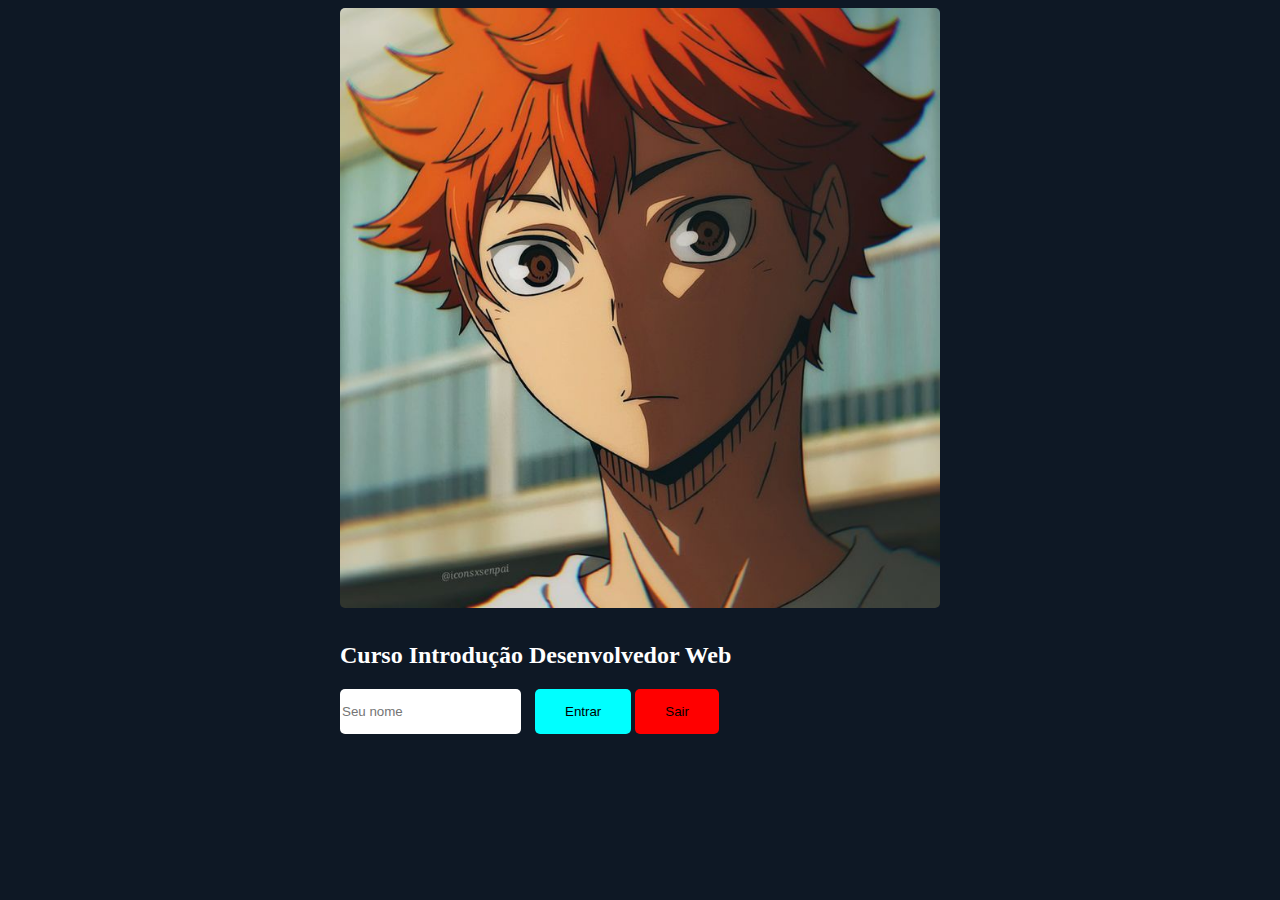
<file: IntroduçãoDevWeb/index.html>
<!DOCTYPE html>
<html lang="pt-br">
<head>
    <meta charset="UTF-8">
    <meta name="viewport" content="width=device-width, initial-scale=1.0">
    <link rel="stylesheet" href="style.css">
    
    <title>Curso Desenvolvedor Web</title>
</head>
<body>
    <section id="start">
        <img src="imagens/hinata.jpg" alt="Hinata" width="600" height="600">
        <div class="content">
            <h1 class="title">Curso Introdução Desenvolvedor Web</h1>
            <h2 class="subtitle" id="result"></h2>
                <input type="text" placeholder="Seu nome" id="name">
                <button class="enter" type="button" onclick="getValue()">Entrar</button>
                <button class="exit" onclick="removeValue()">Sair</button>
        </div>
    </section>
    <script src="script.js"></script>
</body>
</html>
</file>
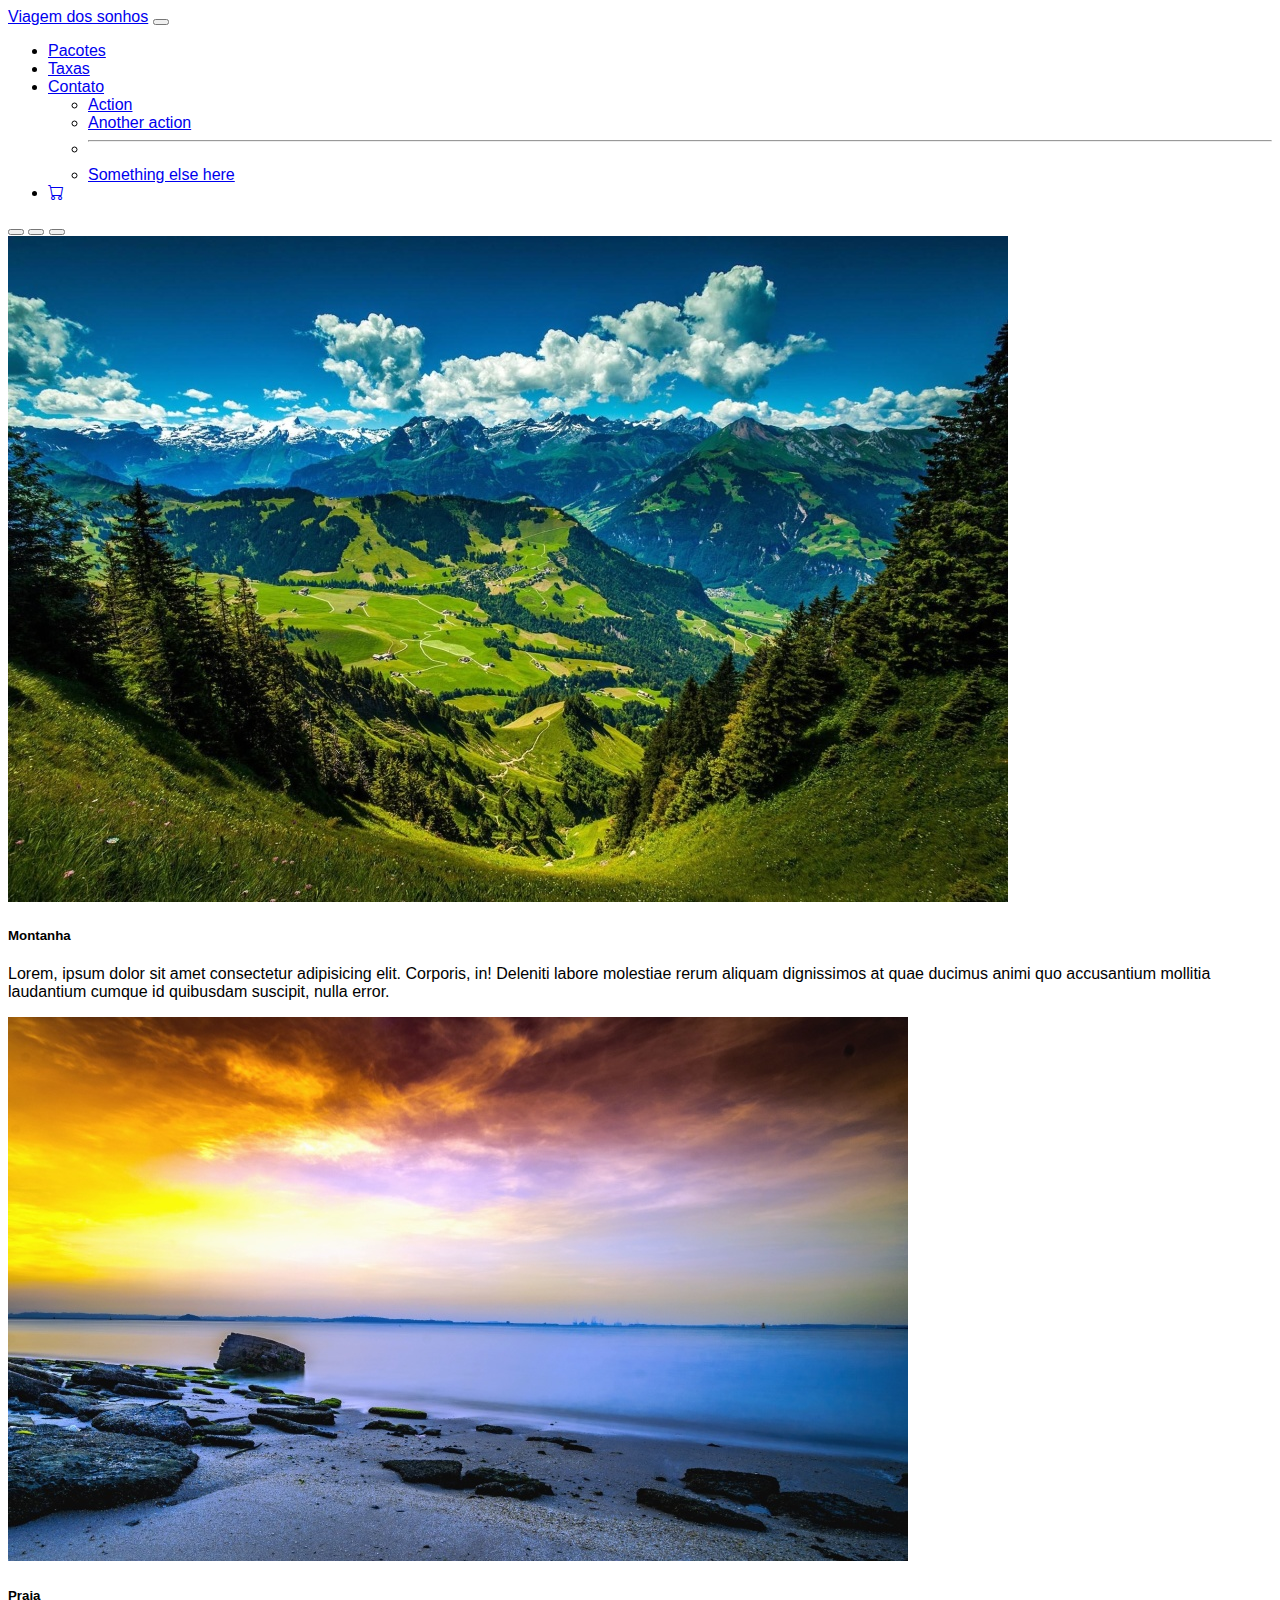
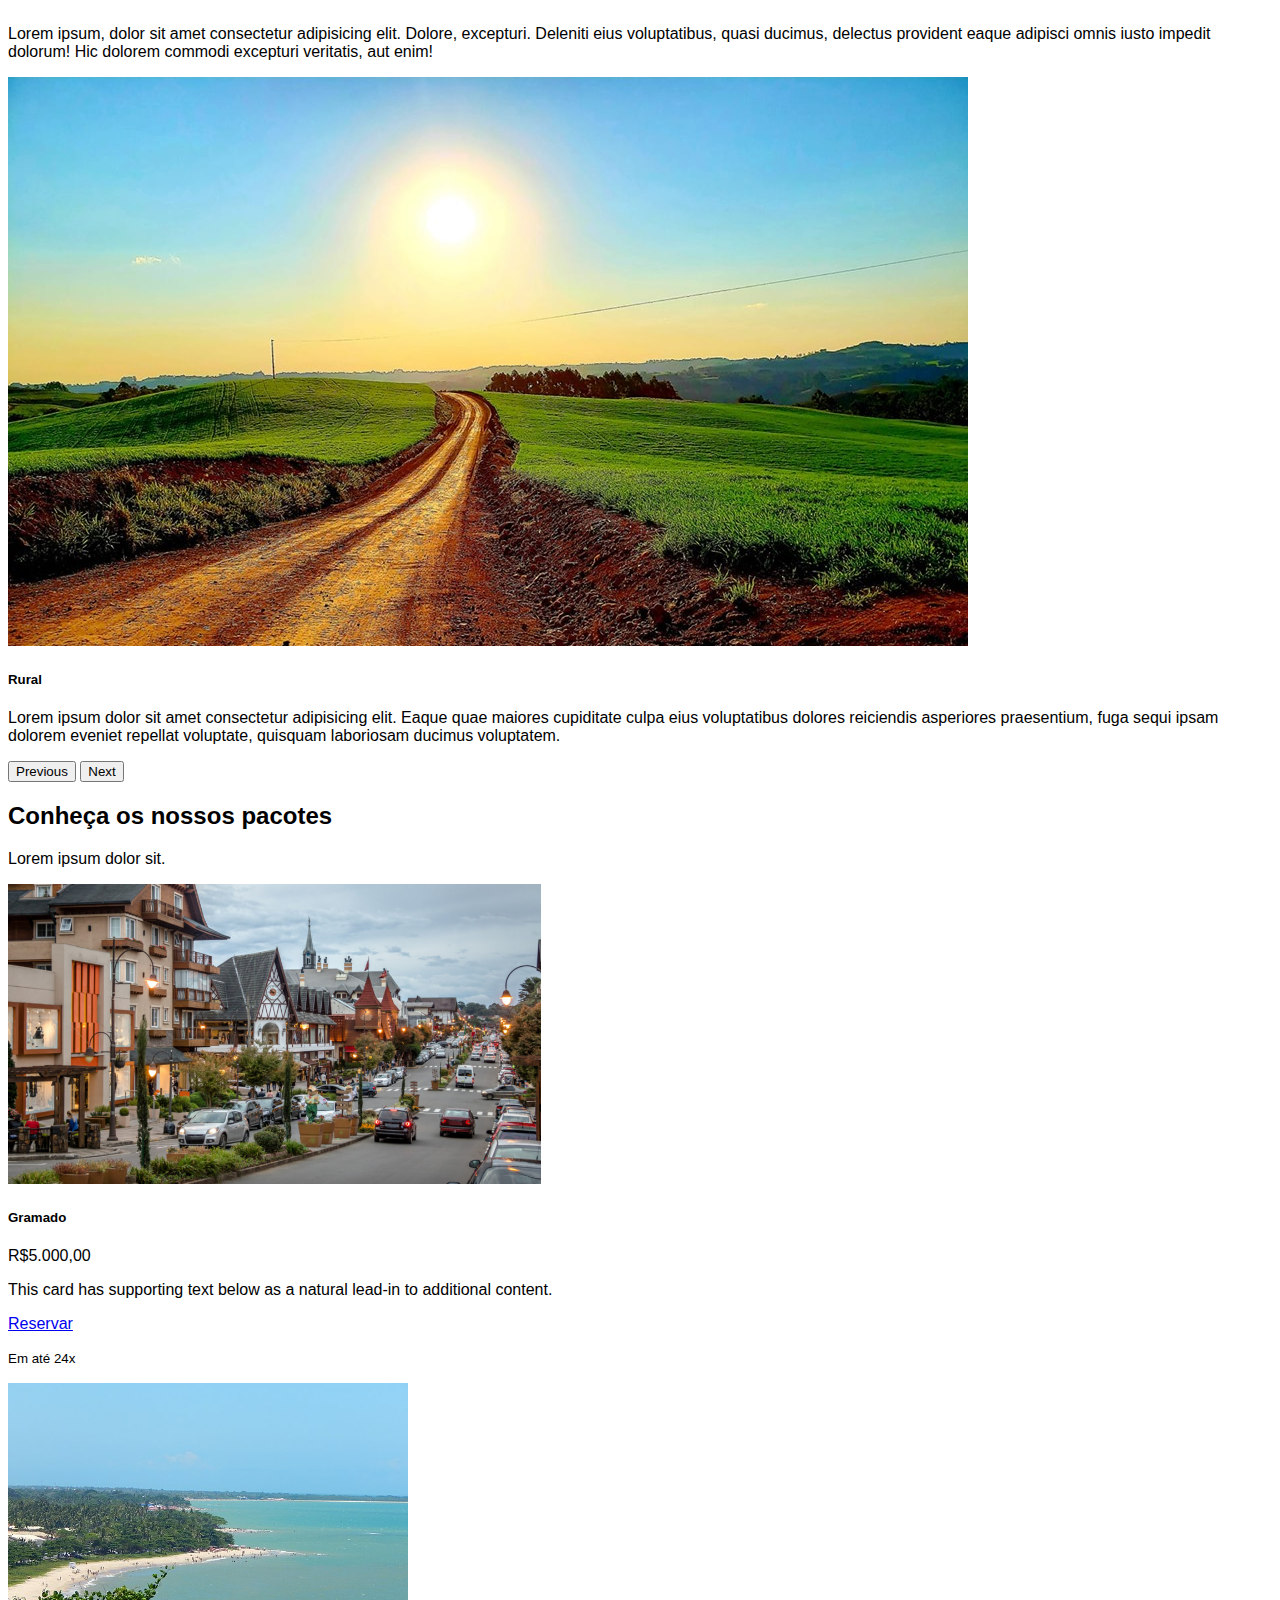
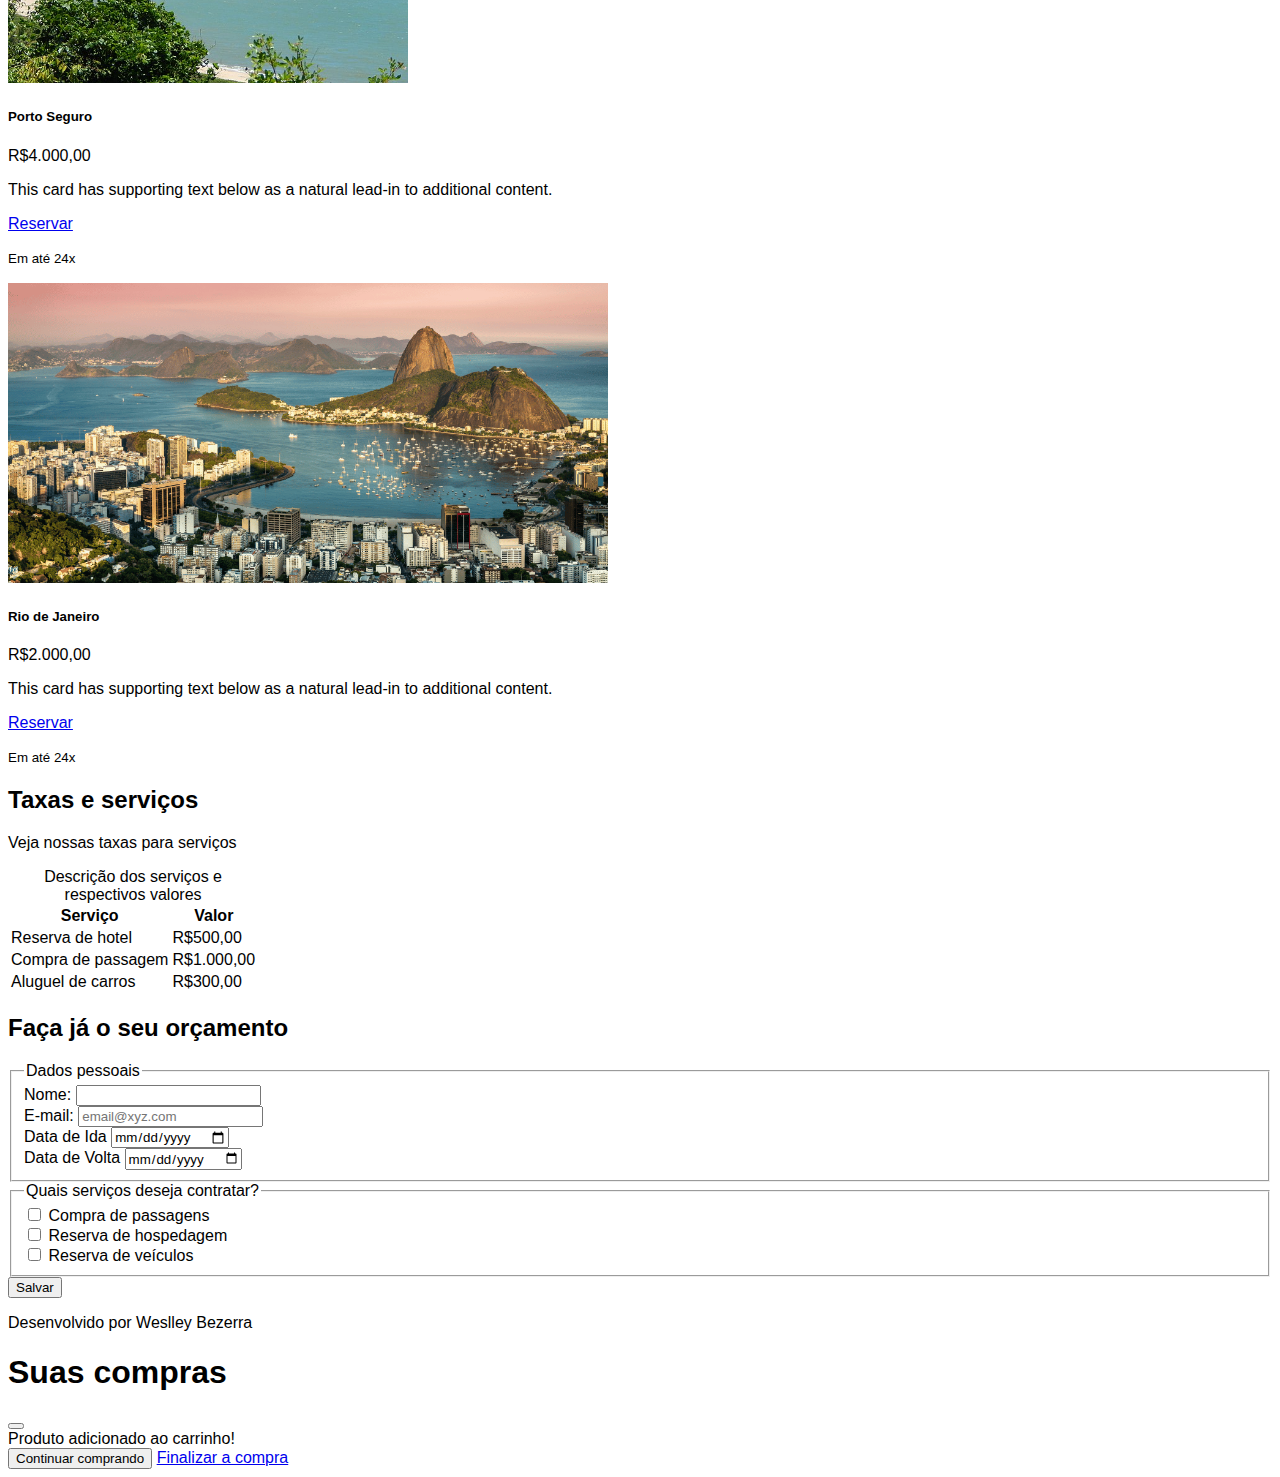
<file: DesenvolvimentoFrontEnd/site/index.html>
<!doctype html>
<html lang="pt-br">
  <head>
    <meta charset="UTF-8" />
    <meta name="viewport" content="width=device-width, initial-scale=1.0" />
    <link
      href="https://cdn.jsdelivr.net/npm/bootstrap@5.3.8/dist/css/bootstrap.min.css"
      rel="stylesheet"
      integrity="sha384-sRIl4kxILFvY47J16cr9ZwB07vP4J8+LH7qKQnuqkuIAvNWLzeN8tE5YBujZqJLB"
      crossorigin="anonymous"
    />
    <link rel="stylesheet" href="https://cdn.jsdelivr.net/npm/bootstrap-icons@1.13.1/font/bootstrap-icons.min.css">
    <link rel="stylesheet" href="style.css" />
    <title>Viagem dos sonhos</title>
  </head>
  <body>
    <header class="container-fluid p-2 bg-warning text-center">
      <nav class="navbar navbar-expand-lg bg-warning">
        <div class="container-fluid">
          <a class="navbar-brand" href="#">Viagem dos sonhos</a>
          <button
            class="navbar-toggler"
            type="button"
            data-bs-toggle="collapse"
            data-bs-target="#navbarSupportedContent"
            aria-controls="navbarSupportedContent"
            aria-expanded="false"
            aria-label="Toggle navigation"
          >
            <span class="navbar-toggler-icon"></span>
          </button>
          <div
            class="collapse navbar-collapse justify-content-end"
            id="navbarSupportedContent"
          >
            <ul class="navbar-nav">
              <li class="nav-item">
                <a class="nav-link active" aria-current="page" href="#"
                  >Pacotes</a
                >
              </li>
              <li class="nav-item">
                <a class="nav-link" href="#">Taxas</a>
              </li>
              <li class="nav-item dropdown">
                <a
                  class="nav-link dropdown-toggle"
                  href="#"
                  role="button"
                  data-bs-toggle="dropdown"
                  aria-expanded="false"
                >
                  Contato
                </a>
                <ul class="dropdown-menu">
                  <li><a class="dropdown-item" href="#">Action</a></li>
                  <li><a class="dropdown-item" href="#">Another action</a></li>
                  <li><hr class="dropdown-divider" /></li>
                  <li>
                    <a class="dropdown-item" href="#">Something else here</a>
                  </li>
                </ul>
              </li>
              <li class="nav-item">
                <a class="nav-link" href="#"><i class="bi bi-cart"></i></a>
              </li>
            </ul>
          </div>
        </div>
      </nav>
      <div id="carouselExampleCaptions" class="carousel slide">
        <div class="carousel-indicators">
          <button
            type="button"
            data-bs-target="#carouselExampleCaptions"
            data-bs-slide-to="0"
            class="active"
            aria-current="true"
            aria-label="Slide 1"
          ></button>
          <button
            type="button"
            data-bs-target="#carouselExampleCaptions"
            data-bs-slide-to="1"
            aria-label="Slide 2"
          ></button>
          <button
            type="button"
            data-bs-target="#carouselExampleCaptions"
            data-bs-slide-to="2"
            aria-label="Slide 3"
          ></button>
        </div>
        <div class="carousel-inner">
          <div class="carousel-item active">
            <img
              src="img/caroussel/montanha.jpg"
              class="d-block w-100"
              alt="Paisagem de montanhas com neve"
            />
            <div class="carousel-caption d-none d-md-block">
              <h5>Montanha</h5>
              <p>
                Lorem, ipsum dolor sit amet consectetur adipisicing elit.
                Corporis, in! Deleniti labore molestiae rerum aliquam
                dignissimos at quae ducimus animi quo accusantium mollitia
                laudantium cumque id quibusdam suscipit, nulla error.
              </p>
            </div>
          </div>
          <div class="carousel-item">
            <img
              src="img/caroussel/praia.jpg"
              class="d-block w-100"
              alt="Praia paradisíaca com mar azul"
            />
            <div class="carousel-caption d-none d-md-block">
              <h5>Praia</h5>
              <p>
                Lorem ipsum, dolor sit amet consectetur adipisicing elit.
                Dolore, excepturi. Deleniti eius voluptatibus, quasi ducimus,
                delectus provident eaque adipisci omnis iusto impedit dolorum!
                Hic dolorem commodi excepturi veritatis, aut enim!
              </p>
            </div>
          </div>
          <div class="carousel-item">
            <img
              src="img/caroussel/rural.jpg"
              class="d-block w-100"
              alt="Casa de campo em ambiente rural"
            />
            <div class="carousel-caption d-none d-md-block">
              <h5>Rural</h5>
              <p>
                Lorem ipsum dolor sit amet consectetur adipisicing elit. Eaque
                quae maiores cupiditate culpa eius voluptatibus dolores
                reiciendis asperiores praesentium, fuga sequi ipsam dolorem
                eveniet repellat voluptate, quisquam laboriosam ducimus
                voluptatem.
              </p>
            </div>
          </div>
        </div>
        <button
          class="carousel-control-prev"
          type="button"
          data-bs-target="#carouselExampleCaptions"
          data-bs-slide="prev"
        >
          <span class="carousel-control-prev-icon" aria-hidden="true"></span>
          <span class="visually-hidden">Previous</span>
        </button>
        <button
          class="carousel-control-next"
          type="button"
          data-bs-target="#carouselExampleCaptions"
          data-bs-slide="next"
        >
          <span class="carousel-control-next-icon" aria-hidden="true"></span>
          <span class="visually-hidden">Next</span>
        </button>
      </div>
    </header>

    <section class="container-fluid bg-light text-center p-2">
      <h2>Conheça os nossos pacotes</h2>
      <p>Lorem ipsum dolor sit.</p>

      <div class="card-group">
        <div class="card">
          <img
            src="img/gramado.jpg"
            height="300px"
            class="card-img-top"
            alt="Pórtico da cidade de Gramado"
          />
          <div class="card-body bg-warning">
            <h5 class="card-title">Gramado</h5>
            <p class="card-subtitle text-muted fs-2 fw-bold">R$5.000,00</p>
            <p class="card-text">
              This card has supporting text below as a natural lead-in to
              additional content.
            </p>
            <a href="#" class="btn btn-primary" data-bs-toggle="modal" data-bs-target="#exampleModal">Reservar</a>
            <p class="card-text">
              <small class="text-body-secondary">Em até 24x</small>
            </p>
          </div>
        </div>
        <div class="card">
          <img
            src="img/porto-seguro.jpg"
            height="300px"
            class="card-img-top"
            alt="Praia de Porto Seguro"
          />
          <div class="card-body bg-warning">
            <h5 class="card-title">Porto Seguro</h5>
            <p class="card-subtitle text-muted fs-2 fw-bold">R$4.000,00</p>
            <p class="card-text">
              This card has supporting text below as a natural lead-in to
              additional content.
            </p>
            <a href="#" class="btn btn-primary" data-bs-toggle="modal" data-bs-target="#exampleModal">Reservar</a>
            <p class="card-text">
              <small class="text-body-secondary">Em até 24x</small>
            </p>
          </div>
        </div>
        <div class="card">
          <img
            src="img/riodejaneiro.png"
            height="300px"
            class="card-img-top"
            alt="Cristo Redentor no Rio de Janeiro"
          />
          <div class="card-body bg-warning">
            <h5 class="card-title">Rio de Janeiro</h5>
            <p class="card-subtitle text-muted fs-2 fw-bold">R$2.000,00</p>
            <p class="card-text">
              This card has supporting text below as a natural lead-in to
              additional content.
            </p>
            <a href="#" class="btn btn-primary" data-bs-toggle="modal" data-bs-target="#exampleModal">Reservar</a>
            <p class="card-text">
              <small class="text-body-secondary">Em até 24x</small>
            </p>
          </div>
        </div>
      </div>
    </section>

    <section class="container-fluid bg-warning text-center p-2">
      <h2>Taxas e serviços</h2>
      <p>Veja nossas taxas para serviços</p>
      <table
        class="table table-warning table-striped table-hover table-bordered border-warning"
      >
        <caption>
          Descrição dos serviços e respectivos valores
        </caption>
        <thead class="table-secondary">
          <tr>
            <th>Serviço</th>
            <th>Valor</th>
          </tr>
        </thead>
        <tbody class="table-group-divider">
          <tr>
            <td>Reserva de hotel</td>
            <td>R$500,00</td>
          </tr>
          <tr>
            <td>Compra de passagem</td>
            <td>R$1.000,00</td>
          </tr>
          <tr>
            <td>Aluguel de carros</td>
            <td>R$300,00</td>
          </tr>
        </tbody>
      </table>
    </section>

    <section class="container-fluid bg-light p-2">
      <h2 class="text-center">Faça já o seu orçamento</h2>
      <form method="get" action="">
        <fieldset>
          <legend>Dados pessoais</legend>
          <div class="m-3">
            <label class="form-label" for="nome">Nome:</label>
            <input 
            type="text" 
            class="form-control" 
            name="Nome" 
            id="nome"/>
          </div>

          <div class="m-3">
            <label class="form-label" for="email">E-mail:</label>
            <input
              type="email"
              class="form-control"
              placeholder="email@xyz.com"
              name="email"
              id="email"
              required
            />
          </div>

          <div class="m-3">
            <label class="form-label" for="dataIda">Data de Ida</label>
            <input
              type="date"
              class="form-control"
              name="dataIda"
              id="dataIda"
            />
          </div>

          <div class="m-3">
            <label class="form-label" for="dataVolta">Data de Volta</label>
            <input
              type="date"
              class="form-control"
              name="dataVolta"
              id="dataVolta"
            />
          </div>
        </fieldset>

        <fieldset>
          <legend>Quais serviços deseja contratar?</legend>
          <div class="form-check">
            <input
              type="checkbox"
              class="form-check-input"
              name="passagens"
              value="passagens"
              id="passagens"
            />
            <label class="form-check-label" for="passagens">
              Compra de passagens
            </label>
          </div>
          <div class="form-check">
            <input
              type="checkbox"
              class="form-check-input"
              name="hospedagem"
              value="hospedagem"
              id="hospedagem"
            />
            <label class="form-check-label" for="hospedagem">
              Reserva de hospedagem
            </label>
          </div>
          <div class="form-check">
            <input
              type="checkbox"
              class="form-check-input"
              name="veiculos"
              value="veiculos"
              id="veiculos"
            />
            <label class="form-check-label" for="veiculos">
              Reserva de veículos
            </label>
          </div>
        </fieldset>

        <button class="btn btn-secondary" id="salvar">Salvar</button>
      </form>
    </section>

    <footer class="container-fluid bg-warning p-2 text-center">
      <p>Desenvolvido por Weslley Bezerra</p>
    </footer>

    <div class="modal fade" id="exampleModal" tabindex="-1" aria-labelledby="exampleModalLabel" aria-hidden="true">
      <div class="modal-dialog">
        <div class="modal-content">
          <div class="modal-header">
            <h1 class="modal-title fs-5 text-center text-primary" id="exampleModalLabel">Suas compras</h1>
            <button type="button" class="btn-close" data-bs-dismiss="modal" aria-label="Close"></button>
          </div>
          <div class="modal-body">
            Produto adicionado ao carrinho!
          </div>
          <div class="modal-footer">
            <button type="button" class="btn btn-primary" data-bs-dismiss="modal">Continuar comprando</button>
            <a href="checkout.html" type="button" class="btn btn-success">Finalizar a compra</a>
          </div>
        </div>
      </div>
    </div>

    <script
      src="https://cdn.jsdelivr.net/npm/bootstrap@5.3.8/dist/js/bootstrap.bundle.min.js"
      integrity="sha384-FKyoEForCGlyvwx9Hj09JcYn3nv7wiPVlz7YYwJrWVcXK/BmnVDxM+D2scQbITxI"
      crossorigin="anonymous"
    ></script>
  </body>
</html>
</file>
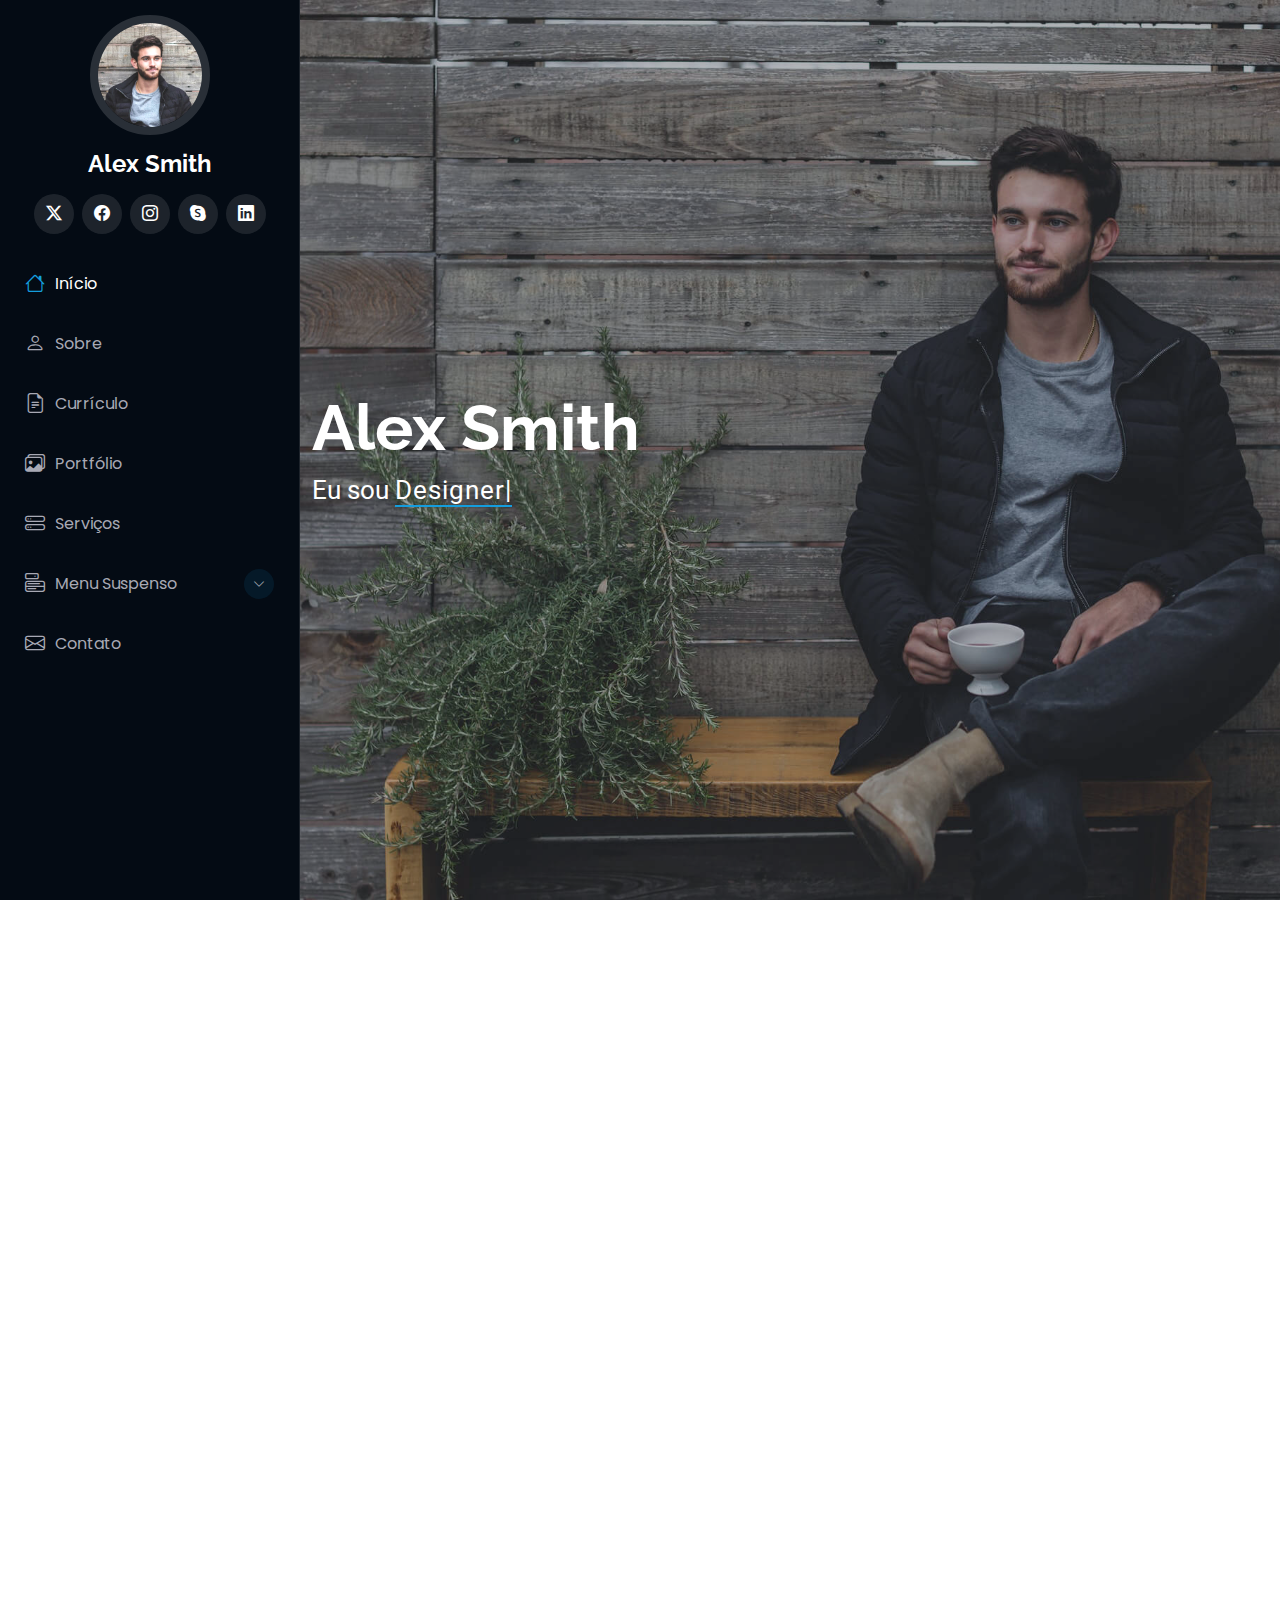
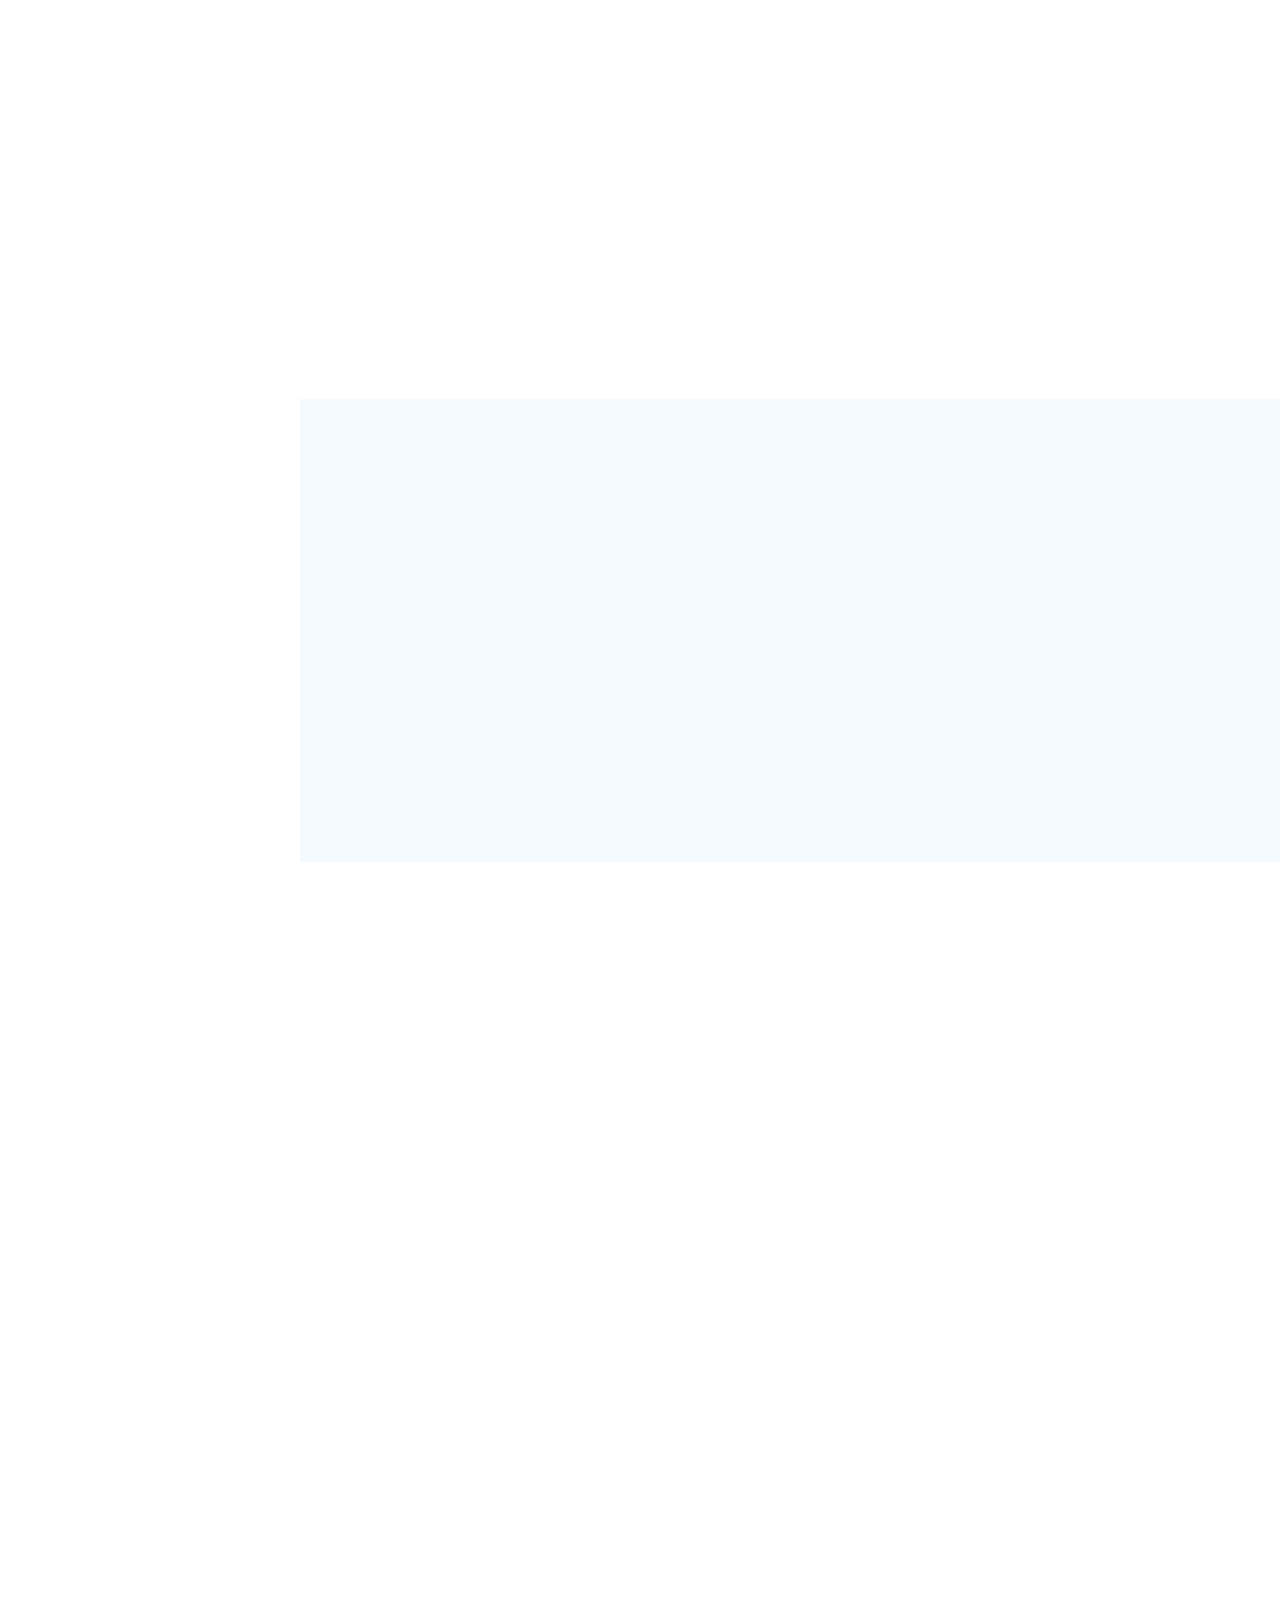
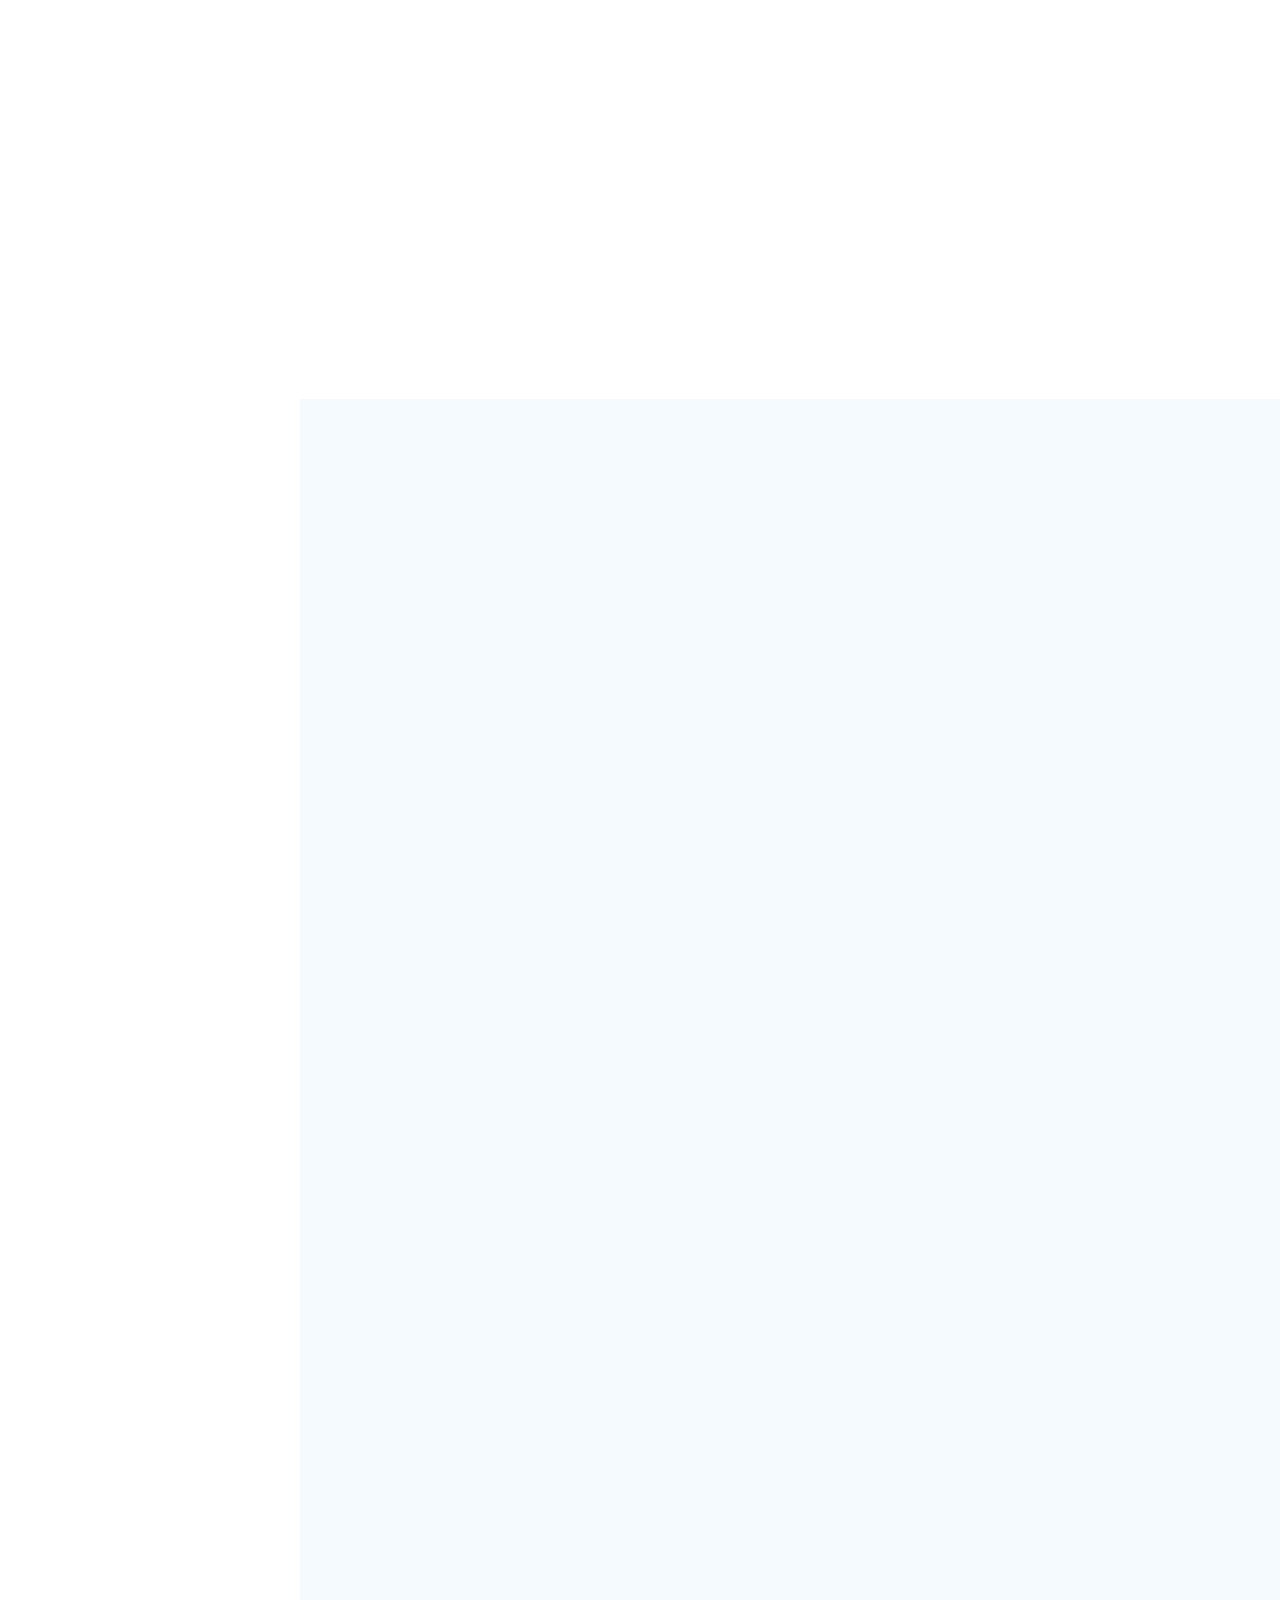
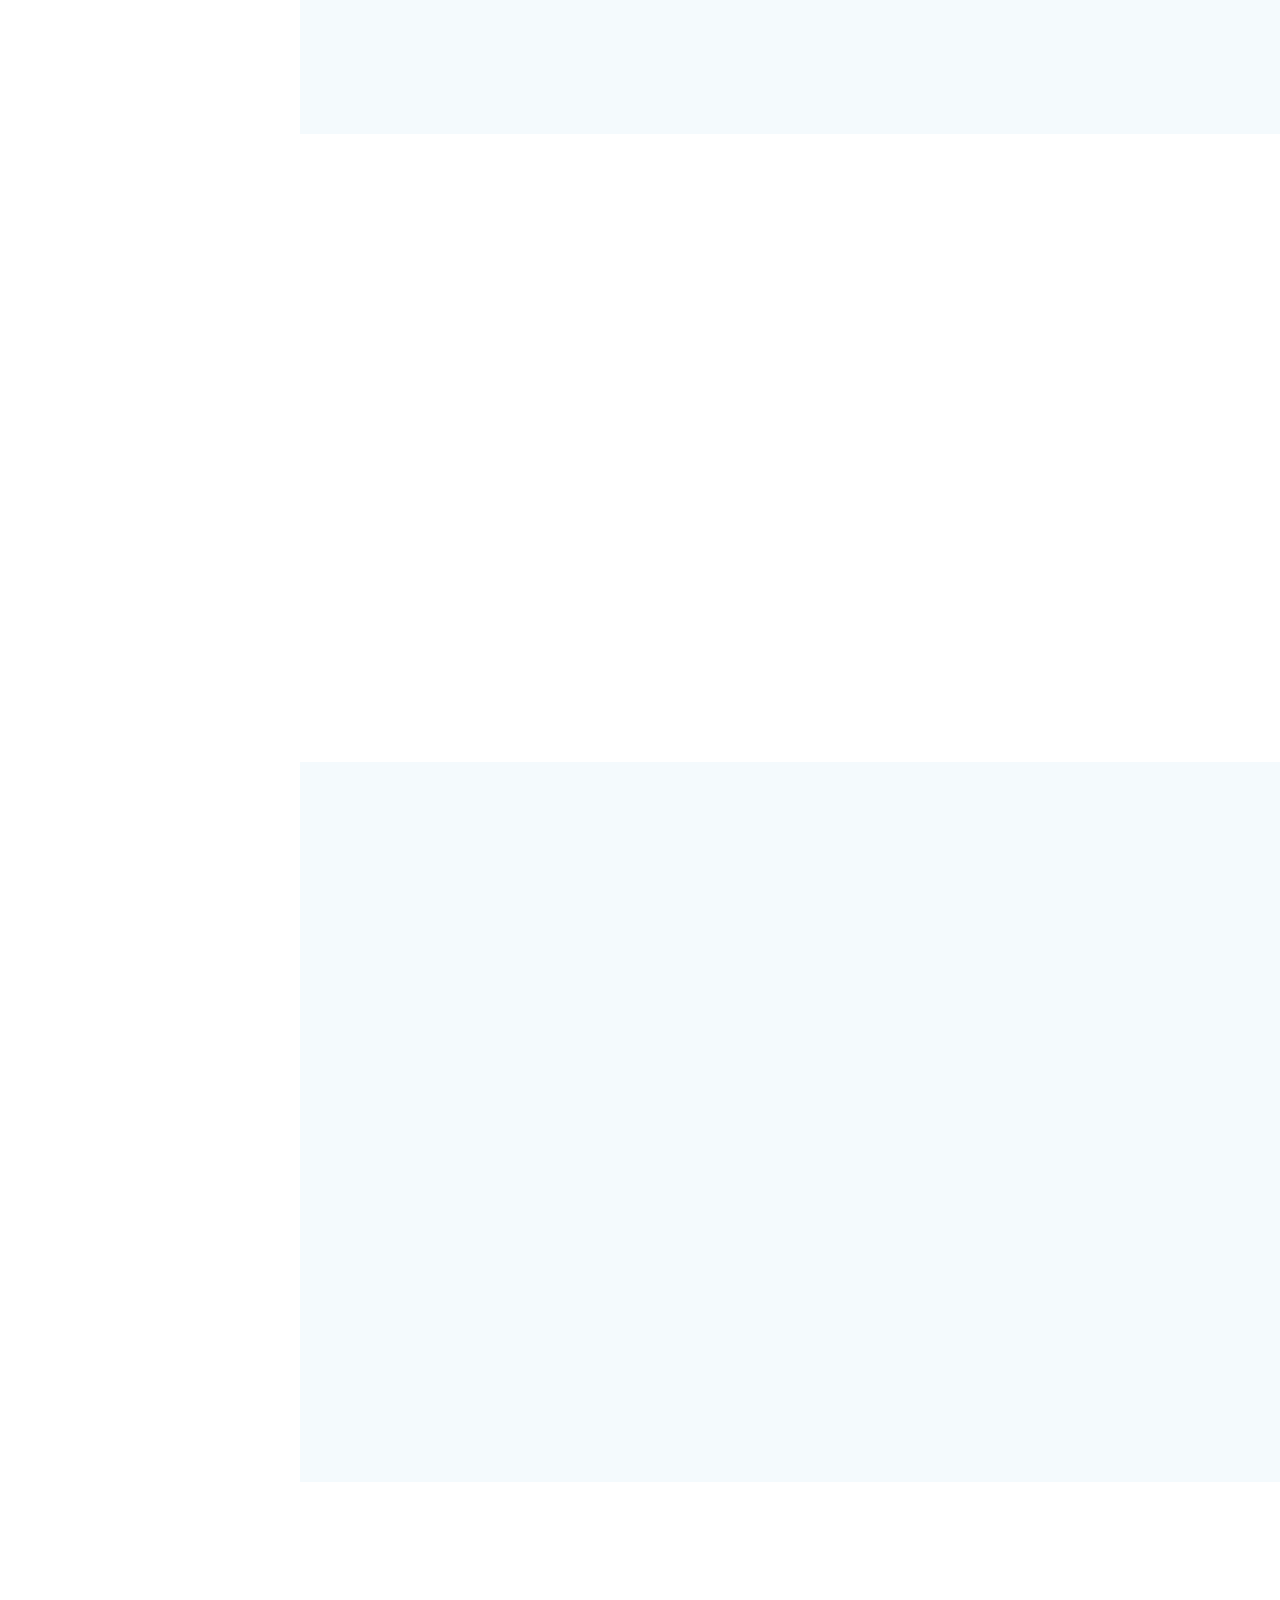
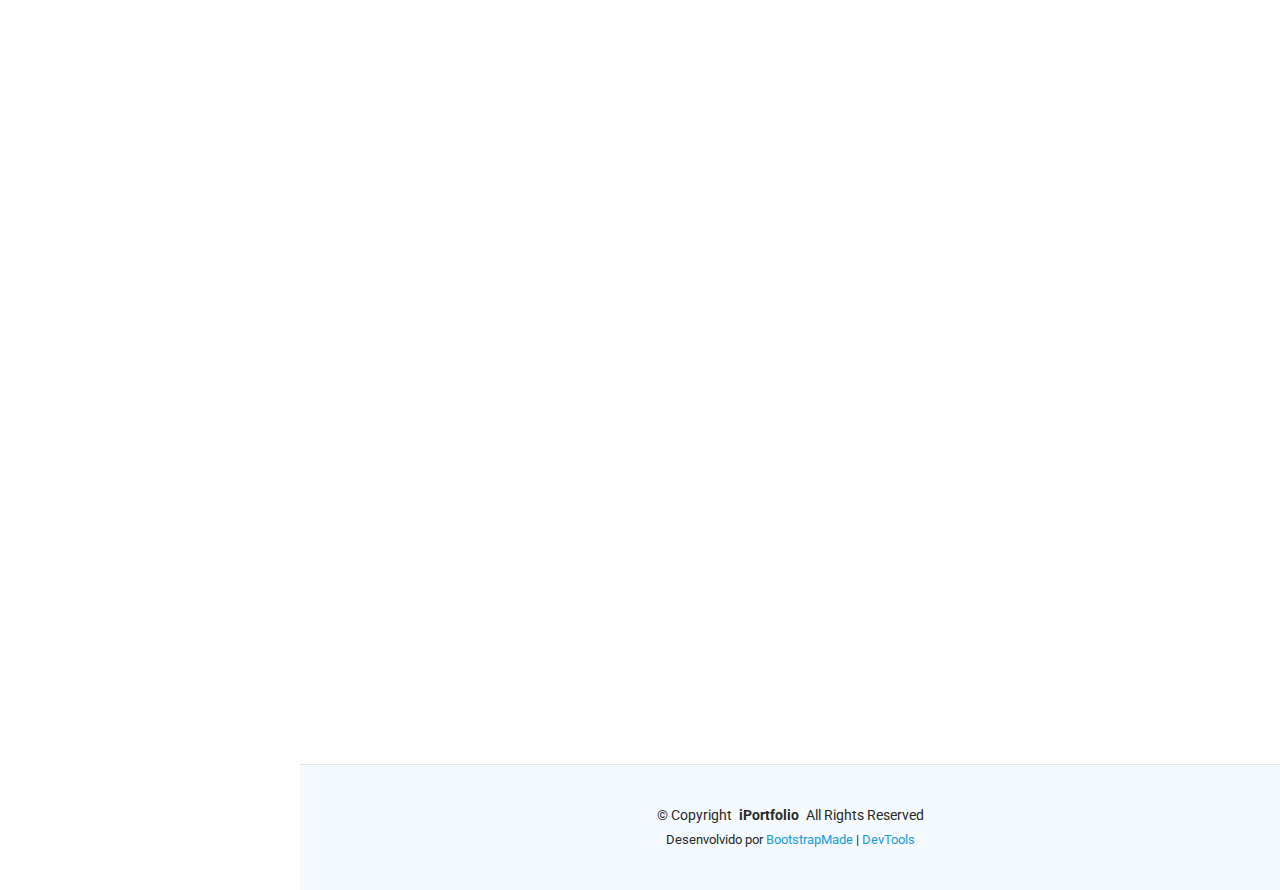
<file: DesenvolvimentoFrontEnd/iPortfolio/iPortfolio/index.html>
<!DOCTYPE html>
<html lang="en">

<head>
  <meta charset="utf-8">
  <meta content="width=device-width, initial-scale=1.0" name="viewport">
  <title>Início - Modelo Bootstrap iPortfolio</title>
  <meta content="" name="description">
  <meta content="" name="keywords">

  <!-- Favicons -->
  <link href="assets/img/favicon.png" rel="icon">
  <link href="assets/img/apple-touch-icon.png" rel="apple-touch-icon">

  <!-- Fonts -->
  <link href="https://fonts.googleapis.com" rel="preconnect">
  <link href="https://fonts.gstatic.com" rel="preconnect" crossorigin>
  <link href="https://fonts.googleapis.com/css2?family=Roboto:ital,wght@0,100;0,300;0,400;0,500;0,700;0,900;1,100;1,300;1,400;1,500;1,700;1,900&family=Poppins:ital,wght@0,100;0,200;0,300;0,400;0,500;0,600;0,700;0,800;0,900;1,100;1,200;1,300;1,400;1,500;1,600;1,700;1,800;1,900&family=Raleway:ital,wght@0,100;0,200;0,300;0,400;0,500;0,600;0,700;0,800;0,900;1,100;1,200;1,300;1,400;1,500;1,600;1,700;1,800;1,900&display=swap" rel="stylesheet">

  <!-- Vendor CSS Files -->
  <link href="assets/vendor/bootstrap/css/bootstrap.min.css" rel="stylesheet">
  <link href="assets/vendor/bootstrap-icons/bootstrap-icons.css" rel="stylesheet">
  <link href="assets/vendor/aos/aos.css" rel="stylesheet">
  <link href="assets/vendor/glightbox/css/glightbox.min.css" rel="stylesheet">
  <link href="assets/vendor/swiper/swiper-bundle.min.css" rel="stylesheet">

  <!-- Main CSS File -->
  <link href="assets/css/main.css" rel="stylesheet">

  <!-- =======================================================
  * Template Name: iPortfolio
  * Template URL: https://bootstrapmade.com/iportfolio-bootstrap-portfolio-websites-template/
  * Updated: Jun 29 2024 with Bootstrap v5.3.3
  * Author: BootstrapMade.com
  * License: https://bootstrapmade.com/license/
  ======================================================== -->
</head>

<body class="index-page">

  <header id="header" class="header dark-background d-flex flex-column">
    <i class="header-toggle d-xl-none bi bi-list"></i>

    <div class="profile-img">
      <img src="assets/img/my-profile-img.jpg" alt="" class="img-fluid rounded-circle">
    </div>

    <a href="index.html" class="logo d-flex align-items-center justify-content-center">
      <!-- Uncomment the line below if you also wish to use an image logo -->
      <!-- <img src="assets/img/logo.png" alt=""> -->
      <h1 class="sitename">Alex Smith</h1>
    </a>

    <div class="social-links text-center">
      <a href="#" class="twitter"><i class="bi bi-twitter-x"></i></a>
      <a href="#" class="facebook"><i class="bi bi-facebook"></i></a>
      <a href="#" class="instagram"><i class="bi bi-instagram"></i></a>
      <a href="#" class="google-plus"><i class="bi bi-skype"></i></a>
      <a href="#" class="linkedin"><i class="bi bi-linkedin"></i></a>
    </div>

    <nav id="navmenu" class="navmenu">
      <ul>
        <li><a href="#hero" class="active"><i class="bi bi-house navicon"></i>Início</a></li>
        <li><a href="#about"><i class="bi bi-person navicon"></i> Sobre</a></li>
        <li><a href="#resume"><i class="bi bi-file-earmark-text navicon"></i> Currículo</a></li>
        <li><a href="#portfolio"><i class="bi bi-images navicon"></i> Portfólio</a></li>
        <li><a href="#services"><i class="bi bi-hdd-stack navicon"></i> Serviços</a></li>
        <li class="dropdown"><a href="#"><i class="bi bi-menu-button navicon"></i> <span>Menu Suspenso</span> <i class="bi bi-chevron-down toggle-dropdown"></i></a>
          <ul>
            <li><a href="#">Item 1</a></li>
            <li class="dropdown"><a href="#"><span>Submenu Profundo</span> <i class="bi bi-chevron-down toggle-dropdown"></i></a>
              <ul>
                <li><a href="#">Subitem 1</a></li>
                <li><a href="#">Subitem 2</a></li>
                <li><a href="#">Subitem 3</a></li>
                <li><a href="#">Subitem 4</a></li>
                <li><a href="#">Subitem 5</a></li>
              </ul>
            </li>
            <li><a href="#">Item 2</a></li>
            <li><a href="#">Item 3</a></li>
            <li><a href="#">Item 4</a></li>
          </ul>
        </li>
        <li><a href="#contact"><i class="bi bi-envelope navicon"></i> Contato</a></li>
      </ul>
    </nav>

  </header>

  <main class="main">

    <!-- Hero Section -->
    <section id="hero" class="hero section dark-background">

      <img src="assets/img/hero-bg.jpg" alt="" data-aos="fade-in" class="">

      <div class="container" data-aos="fade-up" data-aos-delay="100">
        <h2>Alex Smith</h2>
        <p>Eu sou <span class="typed" data-typed-items="Designer, Desenvolvedor, Freelancer, Fotógrafo">Designer</span><span class="typed-cursor typed-cursor--blink" aria-hidden="true"></span><span class="typed-cursor typed-cursor--blink" aria-hidden="true"></span></p>
      </div>

    </section><!-- /Hero Section -->

    <!-- About Section -->
    <section id="about" class="about section">

      <!-- Section Title -->
      <div class="container section-title" data-aos="fade-up">
        <h2>Sobre</h2>
        <p>Magnam dolores commodi suscipit. Necessitatibus eius consequatur ex aliquid fuga eum quidem. Sit sint consectetur velit. Quisquam quos quisquam cupiditate. Et nemo qui impedit suscipit alias ea. Quia fugiat sit in iste officiis commodi quidem hic quas.</p>
      </div><!-- End Section Title -->

      <div class="container" data-aos="fade-up" data-aos-delay="100">

        <div class="row gy-4 justify-content-center">
          <div class="col-lg-4">
            <img src="assets/img/my-profile-img.jpg" class="img-fluid" alt="">
          </div>
          <div class="col-lg-8 content">
            <h2>Designer UI/UX &amp; Desenvolvedor Web.</h2>
            <p class="fst-italic py-3">
              Lorem ipsum dolor sit amet, consectetur adipiscing elit, sed do eiusmod tempor incididunt ut labore et dolore
              magna aliqua.
            </p>
            <div class="row">
              <div class="col-lg-6">
                <ul>
                  <li><i class="bi bi-chevron-right"></i> <strong>Aniversário:</strong> <span>1 de Maio de 1995</span></li>
                  <li><i class="bi bi-chevron-right"></i> <strong>Site:</strong> <span>www.example.com</span></li>
                  <li><i class="bi bi-chevron-right"></i> <strong>Telefone:</strong> <span>+123 456 7890</span></li>
                  <li><i class="bi bi-chevron-right"></i> <strong>Cidade:</strong> <span>New York, USA</span></li>
                </ul>
              </div>
              <div class="col-lg-6">
                <ul>
                  <li><i class="bi bi-chevron-right"></i> <strong>Idade:</strong> <span>30</span></li>
                  <li><i class="bi bi-chevron-right"></i> <strong>Grau:</strong> <span>Mestre</span></li>
                  <li><i class="bi bi-chevron-right"></i> <strong>E-mail:</strong> <span>email@example.com</span></li>
                  <li><i class="bi bi-chevron-right"></i> <strong>Freelance:</strong> <span>Disponível</span></li>
                </ul>
              </div>
            </div>
            <p class="py-3">
              Officiis eligendi itaque labore et dolorum mollitia officiis optio vero. Quisquam sunt adipisci omnis et ut. Nulla accusantium dolor incidunt officia tempore. Et eius omnis.
              Cupiditate ut dicta maxime officiis quidem quia. Sed et consectetur qui quia repellendus itaque neque.
            </p>
          </div>
        </div>

      </div>

    </section><!-- /About Section -->

    <!-- Stats Section -->
    <section id="stats" class="stats section">

      <div class="container" data-aos="fade-up" data-aos-delay="100">

        <div class="row gy-4">

          <div class="col-lg-3 col-md-6">
            <div class="stats-item">
              <i class="bi bi-emoji-smile"></i>
              <span data-purecounter-start="0" data-purecounter-end="232" data-purecounter-duration="1" class="purecounter"></span>
              <p><strong>Clientes Felizes</strong> <span>consequuntur quae</span></p>
            </div>
          </div><!-- End Stats Item -->

          <div class="col-lg-3 col-md-6">
            <div class="stats-item">
              <i class="bi bi-journal-richtext"></i>
              <span data-purecounter-start="0" data-purecounter-end="521" data-purecounter-duration="1" class="purecounter"></span>
              <p><strong>Projetos</strong> <span>adipisci atque cum quia aut</span></p>
            </div>
          </div><!-- End Stats Item -->

          <div class="col-lg-3 col-md-6">
            <div class="stats-item">
              <i class="bi bi-headset"></i>
              <span data-purecounter-start="0" data-purecounter-end="1453" data-purecounter-duration="1" class="purecounter"></span>
              <p><strong>Horas de Suporte</strong> <span>aut commodi quaerat</span></p>
            </div>
          </div><!-- End Stats Item -->

          <div class="col-lg-3 col-md-6">
            <div class="stats-item">
              <i class="bi bi-people"></i>
              <span data-purecounter-start="0" data-purecounter-end="32" data-purecounter-duration="1" class="purecounter"></span>
              <p><strong>Trabalhadores Dedicados</strong> <span>rerum asperiores dolor</span></p>
            </div>
          </div><!-- End Stats Item -->

        </div>

      </div>

    </section><!-- /Stats Section -->

    <!-- Skills Section -->
    <section id="skills" class="skills section light-background">

      <!-- Section Title -->
      <div class="container section-title" data-aos="fade-up">
        <h2>Habilidades</h2>
        <p>Necessitatibus eius consequatur ex aliquid fuga eum quidem sint consectetur velit</p>
      </div><!-- End Section Title -->

      <div class="container" data-aos="fade-up" data-aos-delay="100">

        <div class="row skills-content skills-animation">

          <div class="col-lg-6">

            <div class="progress">
              <span class="skill"><span>HTML</span> <i class="val">100%</i></span>
              <div class="progress-bar-wrap">
                <div class="progress-bar" role="progressbar" aria-valuenow="100" aria-valuemin="0" aria-valuemax="100"></div>
              </div>
            </div><!-- End Skills Item -->

            <div class="progress">
              <span class="skill"><span>CSS</span> <i class="val">90%</i></span>
              <div class="progress-bar-wrap">
                <div class="progress-bar" role="progressbar" aria-valuenow="90" aria-valuemin="0" aria-valuemax="100"></div>
              </div>
            </div><!-- End Skills Item -->

            <div class="progress">
              <span class="skill"><span>JavaScript</span> <i class="val">75%</i></span>
              <div class="progress-bar-wrap">
                <div class="progress-bar" role="progressbar" aria-valuenow="75" aria-valuemin="0" aria-valuemax="100"></div>
              </div>
            </div><!-- End Skills Item -->

          </div>

          <div class="col-lg-6">

            <div class="progress">
              <span class="skill"><span>PHP</span> <i class="val">80%</i></span>
              <div class="progress-bar-wrap">
                <div class="progress-bar" role="progressbar" aria-valuenow="80" aria-valuemin="0" aria-valuemax="100"></div>
              </div>
            </div><!-- End Skills Item -->

            <div class="progress">
              <span class="skill"><span>WordPress/CMS</span> <i class="val">90%</i></span>
              <div class="progress-bar-wrap">
                <div class="progress-bar" role="progressbar" aria-valuenow="90" aria-valuemin="0" aria-valuemax="100"></div>
              </div>
            </div><!-- End Skills Item -->

            <div class="progress">
              <span class="skill"><span>Photoshop</span> <i class="val">55%</i></span>
              <div class="progress-bar-wrap">
                <div class="progress-bar" role="progressbar" aria-valuenow="55" aria-valuemin="0" aria-valuemax="100"></div>
              </div>
            </div><!-- End Skills Item -->

          </div>

        </div>

      </div>

    </section><!-- /Skills Section -->

    <!-- Resume Section -->
    <section id="resume" class="resume section">

      <!-- Section Title -->
      <div class="container section-title" data-aos="fade-up">
        <h2>Currículo</h2>
        <p>Magnam dolores commodi suscipit. Necessitatibus eius consequatur ex aliquid fuga eum quidem. Sit sint consectetur velit. Quisquam quos quisquam cupiditate. Et nemo qui impedit suscipit alias ea. Quia fugiat sit in iste officiis commodi quidem hic quas.</p>
      </div><!-- End Section Title -->

      <div class="container">

        <div class="row">

          <div class="col-lg-6" data-aos="fade-up" data-aos-delay="100">
            <h3 class="resume-title">Resumo</h3>

            <div class="resume-item pb-0">
              <h4>Brandon Johnson</h4>
              <p><em>Designer Gráfico inovador e focado em prazos, com mais de 3 anos de experiência projetando e desenvolvendo material de marketing digital/impresso centrado no usuário, desde o conceito inicial até a entrega final polida.</em></p>
              <ul>
                <li>Portland par 127,Orlando, FL</li>
                <li>(123) 456-7891</li>
                <li>alice.barkley@example.com</li>
              </ul>
            </div><!-- Edn Resume Item -->

            <h3 class="resume-title">Educação</h3>
            <div class="resume-item">
              <h4>Mestrado em Belas Artes &amp; Design Gráfico</h4>
              <h5>2015 - 2016</h5>
              <p><em>Rochester Institute of Technology, Rochester, NY</em></p>
              <p>Qui deserunt veniam. Et sed aliquam labore tempore sed quisquam iusto autem sit. Ea vero voluptatum qui ut dignissimos deleniti nerada porti sand markend</p>
            </div><!-- Edn Resume Item -->

            <div class="resume-item">
              <h4>Bacharelado em Belas Artes &amp; Design Gráfico</h4>
              <h5>2010 - 2014</h5>
              <p><em>Rochester Institute of Technology, Rochester, NY</em></p>
              <p>Quia nobis sequi est occaecati aut. Repudiandae et iusto quae reiciendis et quis Eius vel ratione eius unde vitae rerum voluptates asperiores voluptatem Earum molestiae consequatur neque etlon sader mart dila</p>
            </div><!-- Edn Resume Item -->

          </div>

          <div class="col-lg-6" data-aos="fade-up" data-aos-delay="200">
            <h3 class="resume-title">Experiência Profissional</h3>
            <div class="resume-item">
              <h4>Especialista sênior em design gráfico</h4>
              <h5>2019 - Atualmente</h5>
              <p><em>Experion, New York, NY </em></p>
              <ul>
                <li>Liderar o design, desenvolvimento e implementação de materiais de comunicação gráfica, layout e produção</li>
                <li>Delegar tarefas aos 7 membros da equipe de design e fornecer aconselhamento sobre todos os aspectos do projeto. </li>
                <li>Supervisionar a avaliação de todos os materiais gráficos para garantir a qualidade e precisão do design</li>
                <li>Supervisionar o uso eficiente dos orçamentos de projetos de produção variando de $2.000 a $25.000</li>
              </ul>
            </div><!-- Edn Resume Item -->

            <div class="resume-item">
              <h4>Especialista em design gráfico</h4>
              <h5>2017 - 2018</h5>
              <p><em>Stepping Stone Advertising, New York, NY</em></p>
              <ul>
                <li>Desenvolveu inúmeros programas de marketing (logotipos, brochuras, infográficos, apresentações e anúncios).</li>
                <li>Gerenciou até 5 projetos ou tarefas em um determinado momento sob pressão</li>
                <li>Recomendou e consultou clientes sobre o design gráfico mais apropriado</li>
                <li>Criou mais de 4 apresentações de design e propostas por mês para clientes e gerentes de contas</li>
              </ul>
            </div><!-- Edn Resume Item -->

          </div>

        </div>

      </div>

    </section><!-- /Resume Section -->

    <!-- Portfolio Section -->
    <section id="portfolio" class="portfolio section light-background">

      <!-- Section Title -->
      <div class="container section-title" data-aos="fade-up">
        <h2>Portfólio</h2>
        <p>Magnam dolores commodi suscipit. Necessitatibus eius consequatur ex aliquid fuga eum quidem. Sit sint consectetur velit. Quisquam quos quisquam cupiditate. Et nemo qui impedit suscipit alias ea. Quia fugiat sit in iste officiis commodi quidem hic quas.</p>
      </div><!-- End Section Title -->

      <div class="container">

        <div class="isotope-layout" data-default-filter="*" data-layout="masonry" data-sort="original-order">

          <ul class="portfolio-filters isotope-filters" data-aos="fade-up" data-aos-delay="100">
            <li data-filter="*" class="filter-active">Todos</li>
            <li data-filter=".filter-app">App</li>
            <li data-filter=".filter-product">Produto</li>
            <li data-filter=".filter-branding">Marca</li>
            <li data-filter=".filter-books">Livros</li>
          </ul><!-- End Portfolio Filters -->

          <div class="row gy-4 isotope-container" data-aos="fade-up" data-aos-delay="200">

            <div class="col-lg-4 col-md-6 portfolio-item isotope-item filter-app">
              <div class="portfolio-content h-100">
                <img src="assets/img/portfolio/app-1.jpg" class="img-fluid" alt="">
                <div class="portfolio-info">
                  <h4>App 1</h4>
                  <p>Lorem ipsum, dolor sit amet consectetur</p>
                  <a href="assets/img/portfolio/app-1.jpg" title="App 1" data-gallery="portfolio-gallery-app" class="glightbox preview-link"><i class="bi bi-zoom-in"></i></a>
                  <a href="portfolio-details.html" title="More Details" class="details-link"><i class="bi bi-link-45deg"></i></a>
                </div>
              </div>
            </div><!-- End Portfolio Item -->

            <div class="col-lg-4 col-md-6 portfolio-item isotope-item filter-product">
              <div class="portfolio-content h-100">
                <img src="assets/img/portfolio/product-1.jpg" class="img-fluid" alt="">
                <div class="portfolio-info">
                  <h4>Product 1</h4>
                  <p>Lorem ipsum, dolor sit amet consectetur</p>
                  <a href="assets/img/portfolio/product-1.jpg" title="Product 1" data-gallery="portfolio-gallery-product" class="glightbox preview-link"><i class="bi bi-zoom-in"></i></a>
                  <a href="portfolio-details.html" title="More Details" class="details-link"><i class="bi bi-link-45deg"></i></a>
                </div>
              </div>
            </div><!-- End Portfolio Item -->

            <div class="col-lg-4 col-md-6 portfolio-item isotope-item filter-branding">
              <div class="portfolio-content h-100">
                <img src="assets/img/portfolio/branding-1.jpg" class="img-fluid" alt="">
                <div class="portfolio-info">
                  <h4>Branding 1</h4>
                  <p>Lorem ipsum, dolor sit amet consectetur</p>
                  <a href="assets/img/portfolio/branding-1.jpg" title="Branding 1" data-gallery="portfolio-gallery-branding" class="glightbox preview-link"><i class="bi bi-zoom-in"></i></a>
                  <a href="portfolio-details.html" title="More Details" class="details-link"><i class="bi bi-link-45deg"></i></a>
                </div>
              </div>
            </div><!-- End Portfolio Item -->

            <div class="col-lg-4 col-md-6 portfolio-item isotope-item filter-books">
              <div class="portfolio-content h-100">
                <img src="assets/img/portfolio/books-1.jpg" class="img-fluid" alt="">
                <div class="portfolio-info">
                  <h4>Books 1</h4>
                  <p>Lorem ipsum, dolor sit amet consectetur</p>
                  <a href="assets/img/portfolio/books-1.jpg" title="Branding 1" data-gallery="portfolio-gallery-book" class="glightbox preview-link"><i class="bi bi-zoom-in"></i></a>
                  <a href="portfolio-details.html" title="More Details" class="details-link"><i class="bi bi-link-45deg"></i></a>
                </div>
              </div>
            </div><!-- End Portfolio Item -->

            <div class="col-lg-4 col-md-6 portfolio-item isotope-item filter-app">
              <div class="portfolio-content h-100">
                <img src="assets/img/portfolio/app-2.jpg" class="img-fluid" alt="">
                <div class="portfolio-info">
                  <h4>App 2</h4>
                  <p>Lorem ipsum, dolor sit amet consectetur</p>
                  <a href="assets/img/portfolio/app-2.jpg" title="App 2" data-gallery="portfolio-gallery-app" class="glightbox preview-link"><i class="bi bi-zoom-in"></i></a>
                  <a href="portfolio-details.html" title="More Details" class="details-link"><i class="bi bi-link-45deg"></i></a>
                </div>
              </div>
            </div><!-- End Portfolio Item -->

            <div class="col-lg-4 col-md-6 portfolio-item isotope-item filter-product">
              <div class="portfolio-content h-100">
                <img src="assets/img/portfolio/product-2.jpg" class="img-fluid" alt="">
                <div class="portfolio-info">
                  <h4>Product 2</h4>
                  <p>Lorem ipsum, dolor sit amet consectetur</p>
                  <a href="assets/img/portfolio/product-2.jpg" title="Product 2" data-gallery="portfolio-gallery-product" class="glightbox preview-link"><i class="bi bi-zoom-in"></i></a>
                  <a href="portfolio-details.html" title="More Details" class="details-link"><i class="bi bi-link-45deg"></i></a>
                </div>
              </div>
            </div><!-- End Portfolio Item -->

            <div class="col-lg-4 col-md-6 portfolio-item isotope-item filter-branding">
              <div class="portfolio-content h-100">
                <img src="assets/img/portfolio/branding-2.jpg" class="img-fluid" alt="">
                <div class="portfolio-info">
                  <h4>Branding 2</h4>
                  <p>Lorem ipsum, dolor sit amet consectetur</p>
                  <a href="assets/img/portfolio/branding-2.jpg" title="Branding 2" data-gallery="portfolio-gallery-branding" class="glightbox preview-link"><i class="bi bi-zoom-in"></i></a>
                  <a href="portfolio-details.html" title="More Details" class="details-link"><i class="bi bi-link-45deg"></i></a>
                </div>
              </div>
            </div><!-- End Portfolio Item -->

            <div class="col-lg-4 col-md-6 portfolio-item isotope-item filter-books">
              <div class="portfolio-content h-100">
                <img src="assets/img/portfolio/books-2.jpg" class="img-fluid" alt="">
                <div class="portfolio-info">
                  <h4>Books 2</h4>
                  <p>Lorem ipsum, dolor sit amet consectetur</p>
                  <a href="assets/img/portfolio/books-2.jpg" title="Branding 2" data-gallery="portfolio-gallery-book" class="glightbox preview-link"><i class="bi bi-zoom-in"></i></a>
                  <a href="portfolio-details.html" title="More Details" class="details-link"><i class="bi bi-link-45deg"></i></a>
                </div>
              </div>
            </div><!-- End Portfolio Item -->

            <div class="col-lg-4 col-md-6 portfolio-item isotope-item filter-app">
              <div class="portfolio-content h-100">
                <img src="assets/img/portfolio/app-3.jpg" class="img-fluid" alt="">
                <div class="portfolio-info">
                  <h4>App 3</h4>
                  <p>Lorem ipsum, dolor sit amet consectetur</p>
                  <a href="assets/img/portfolio/app-3.jpg" title="App 3" data-gallery="portfolio-gallery-app" class="glightbox preview-link"><i class="bi bi-zoom-in"></i></a>
                  <a href="portfolio-details.html" title="More Details" class="details-link"><i class="bi bi-link-45deg"></i></a>
                </div>
              </div>
            </div><!-- End Portfolio Item -->

            <div class="col-lg-4 col-md-6 portfolio-item isotope-item filter-product">
              <div class="portfolio-content h-100">
                <img src="assets/img/portfolio/product-3.jpg" class="img-fluid" alt="">
                <div class="portfolio-info">
                  <h4>Product 3</h4>
                  <p>Lorem ipsum, dolor sit amet consectetur</p>
                  <a href="assets/img/portfolio/product-3.jpg" title="Product 3" data-gallery="portfolio-gallery-product" class="glightbox preview-link"><i class="bi bi-zoom-in"></i></a>
                  <a href="portfolio-details.html" title="More Details" class="details-link"><i class="bi bi-link-45deg"></i></a>
                </div>
              </div>
            </div><!-- End Portfolio Item -->

            <div class="col-lg-4 col-md-6 portfolio-item isotope-item filter-branding">
              <div class="portfolio-content h-100">
                <img src="assets/img/portfolio/branding-3.jpg" class="img-fluid" alt="">
                <div class="portfolio-info">
                  <h4>Branding 3</h4>
                  <p>Lorem ipsum, dolor sit amet consectetur</p>
                  <a href="assets/img/portfolio/branding-3.jpg" title="Branding 2" data-gallery="portfolio-gallery-branding" class="glightbox preview-link"><i class="bi bi-zoom-in"></i></a>
                  <a href="portfolio-details.html" title="More Details" class="details-link"><i class="bi bi-link-45deg"></i></a>
                </div>
              </div>
            </div><!-- End Portfolio Item -->

            <div class="col-lg-4 col-md-6 portfolio-item isotope-item filter-books">
              <div class="portfolio-content h-100">
                <img src="assets/img/portfolio/books-3.jpg" class="img-fluid" alt="">
                <div class="portfolio-info">
                  <h4>Books 3</h4>
                  <p>Lorem ipsum, dolor sit amet consectetur</p>
                  <a href="assets/img/portfolio/books-3.jpg" title="Branding 3" data-gallery="portfolio-gallery-book" class="glightbox preview-link"><i class="bi bi-zoom-in"></i></a>
                  <a href="portfolio-details.html" title="More Details" class="details-link"><i class="bi bi-link-45deg"></i></a>
                </div>
              </div>
            </div><!-- End Portfolio Item -->

          </div><!-- End Portfolio Container -->

        </div>

      </div>

    </section><!-- /Portfolio Section -->

    <!-- Services Section -->
    <section id="services" class="services section">

      <!-- Section Title -->
      <div class="container section-title" data-aos="fade-up">
        <h2>Serviços</h2>
        <p>Magnam dolores commodi suscipit. Necessitatibus eius consequatur ex aliquid fuga eum quidem. Sit sint consectetur velit. Quisquam quos quisquam cupiditate. Et nemo qui impedit suscipit alias ea. Quia fugiat sit in iste officiis commodi quidem hic quas.</p>
      </div><!-- End Section Title -->

      <div class="container">

        <div class="row gy-4">

          <div class="col-lg-4 col-md-6 service-item d-flex" data-aos="fade-up" data-aos-delay="100">
            <div class="icon flex-shrink-0"><i class="bi bi-briefcase"></i></div>
            <div>
              <h4 class="title"><a href="service-details.html" class="stretched-link">Lorem Ipsum</a></h4>
              <p class="description">Voluptatum deleniti atque corrupti quos dolores et quas molestias excepturi sint occaecati cupiditate non provident</p>
            </div>
          </div>
          <!-- End Service Item -->

          <div class="col-lg-4 col-md-6 service-item d-flex" data-aos="fade-up" data-aos-delay="200">
            <div class="icon flex-shrink-0"><i class="bi bi-card-checklist"></i></div>
            <div>
              <h4 class="title"><a href="service-details.html" class="stretched-link">Dolor Sitema</a></h4>
              <p class="description">Minim veniam, quis nostrud exercitation ullamco laboris nisi ut aliquip ex ea commodo consequat tarad limino ata</p>
            </div>
          </div><!-- End Service Item -->

          <div class="col-lg-4 col-md-6 service-item d-flex" data-aos="fade-up" data-aos-delay="300">
            <div class="icon flex-shrink-0"><i class="bi bi-bar-chart"></i></div>
            <div>
              <h4 class="title"><a href="service-details.html" class="stretched-link">Sed ut perspiciatis</a></h4>
              <p class="description">Duis aute irure dolor in reprehenderit in voluptate velit esse cillum dolore eu fugiat nulla pariatur</p>
            </div>
          </div><!-- End Service Item -->

          <div class="col-lg-4 col-md-6 service-item d-flex" data-aos="fade-up" data-aos-delay="400">
            <div class="icon flex-shrink-0"><i class="bi bi-binoculars"></i></div>
            <div>
              <h4 class="title"><a href="service-details.html" class="stretched-link">Magni Dolores</a></h4>
              <p class="description">Excepteur sint occaecat cupidatat non proident, sunt in culpa qui officia deserunt mollit anim id est laborum</p>
            </div>
          </div><!-- End Service Item -->

          <div class="col-lg-4 col-md-6 service-item d-flex" data-aos="fade-up" data-aos-delay="500">
            <div class="icon flex-shrink-0"><i class="bi bi-brightness-high"></i></div>
            <div>
              <h4 class="title"><a href="service-details.html" class="stretched-link">Nemo Enim</a></h4>
              <p class="description">At vero eos et accusamus et iusto odio dignissimos ducimus qui blanditiis praesentium voluptatum deleniti atque</p>
            </div>
          </div><!-- End Service Item -->

          <div class="col-lg-4 col-md-6 service-item d-flex" data-aos="fade-up" data-aos-delay="600">
            <div class="icon flex-shrink-0"><i class="bi bi-calendar4-week"></i></div>
            <div>
              <h4 class="title"><a href="service-details.html" class="stretched-link">Eiusmod Tempor</a></h4>
              <p class="description">Et harum quidem rerum facilis est et expedita distinctio. Nam libero tempore, cum soluta nobis est eligendi</p>
            </div>
          </div><!-- End Service Item -->

        </div>

      </div>

    </section><!-- /Services Section -->

    <!-- Testimonials Section -->
    <section id="testimonials" class="testimonials section light-background">

      <!-- Section Title -->
      <div class="container section-title" data-aos="fade-up">
        <h2>Depoimentos</h2>
        <p>Necessitatibus eius consequatur ex aliquid fuga eum quidem sint consectetur velit</p>
      </div><!-- End Section Title -->

      <div class="container" data-aos="fade-up" data-aos-delay="100">

        <div class="swiper init-swiper">
          <script type="application/json" class="swiper-config">
            {
              "loop": true,
              "speed": 600,
              "autoplay": {
                "delay": 5000
              },
              "slidesPerView": "auto",
              "pagination": {
                "el": ".swiper-pagination",
                "type": "bullets",
                "clickable": true
              },
              "breakpoints": {
                "320": {
                  "slidesPerView": 1,
                  "spaceBetween": 40
                },
                "1200": {
                  "slidesPerView": 3,
                  "spaceBetween": 1
                }
              }
            }
          </script>
          <div class="swiper-wrapper">

            <div class="swiper-slide">
              <div class="testimonial-item">
                <p>
                  <i class="bi bi-quote quote-icon-left"></i>
                  <span>Proin iaculis purus consequat sem cure digni ssim donec porttitora entum suscipit rhoncus. Accusantium quam, ultricies eget id, aliquam eget nibh et. Maecen aliquam, risus at semper.</span>
                  <i class="bi bi-quote quote-icon-right"></i>
                </p>
                <img src="assets/img/testimonials/testimonials-1.jpg" class="testimonial-img" alt="">
                <h3>Saul Goodman</h3>
                <h4>CEO &amp; Fundador</h4>
              </div>
            </div><!-- End testimonial item -->

            <div class="swiper-slide">
              <div class="testimonial-item">
                <p>
                  <i class="bi bi-quote quote-icon-left"></i>
                  <span>Export tempor illum tamen malis malis eram quae irure esse labore quem cillum quid malis quorum velit fore eram velit sunt aliqua noster fugiat irure amet legam anim culpa.</span>
                  <i class="bi bi-quote quote-icon-right"></i>
                </p>
                <img src="assets/img/testimonials/testimonials-2.jpg" class="testimonial-img" alt="">
                <h3>Sara Wilsson</h3>
                <h4>Designer</h4>
              </div>
            </div><!-- End testimonial item -->

            <div class="swiper-slide">
              <div class="testimonial-item">
                <p>
                  <i class="bi bi-quote quote-icon-left"></i>
                  <span>Enim nisi quem export duis labore cillum quae magna enim sint quorum nulla quem veniam duis minim tempor labore quem eram duis noster aute amet eram fore quis sint minim.</span>
                  <i class="bi bi-quote quote-icon-right"></i>
                </p>
                <img src="assets/img/testimonials/testimonials-3.jpg" class="testimonial-img" alt="">
                <h3>Jena Karlis</h3>
                <h4>Dono de Loja</h4>
              </div>
            </div><!-- End testimonial item -->

            <div class="swiper-slide">
              <div class="testimonial-item">
                <p>
                  <i class="bi bi-quote quote-icon-left"></i>
                  <span>Fugiat enim eram quae cillum dolore dolor amet nulla culpa multos export minim fugiat dolor enim duis veniam ipsum anim magna sunt elit fore quem dolore labore illum veniam.</span>
                  <i class="bi bi-quote quote-icon-right"></i>
                </p>
                <img src="assets/img/testimonials/testimonials-4.jpg" class="testimonial-img" alt="">
                <h3>Matt Brandon</h3>
                <h4>Freelancer</h4>
              </div>
            </div><!-- End testimonial item -->

            <div class="swiper-slide">
              <div class="testimonial-item">
                <p>
                  <i class="bi bi-quote quote-icon-left"></i>
                  <span>Quis quorum aliqua sint quem legam fore sunt eram irure aliqua veniam tempor noster veniam sunt culpa nulla illum cillum fugiat legam esse veniam culpa fore nisi cillum quid.</span>
                  <i class="bi bi-quote quote-icon-right"></i>
                </p>
                <img src="assets/img/testimonials/testimonials-5.jpg" class="testimonial-img" alt="">
                <h3>John Larson</h3>
                <h4>Empreendedor</h4>
              </div>
            </div><!-- End testimonial item -->

          </div>
          <div class="swiper-pagination"></div>
        </div>

      </div>

    </section><!-- /Testimonials Section -->

    <!-- Contact Section -->
    <section id="contact" class="contact section">

      <!-- Section Title -->
      <div class="container section-title" data-aos="fade-up">
        <h2>Contato</h2>
        <p>Necessitatibus eius consequatur ex aliquid fuga eum quidem sint consectetur velit</p>
      </div><!-- End Section Title -->

      <div class="container" data-aos="fade-up" data-aos-delay="100">

        <div class="row gy-4">

          <div class="col-lg-5">

            <div class="info-wrap">
              <div class="info-item d-flex" data-aos="fade-up" data-aos-delay="200">
                <i class="bi bi-geo-alt flex-shrink-0"></i>
                <div>
                  <h3>Endereço</h3>
                  <p>A108 Adam Street, New York, NY 535022</p>
                </div>
              </div><!-- End Info Item -->

              <div class="info-item d-flex" data-aos="fade-up" data-aos-delay="300">
                <i class="bi bi-telephone flex-shrink-0"></i>
                <div>
                  <h3>Ligue para nós</h3>
                  <p>+1 5589 55488 55</p>
                </div>
              </div><!-- End Info Item -->

              <div class="info-item d-flex" data-aos="fade-up" data-aos-delay="400">
                <i class="bi bi-envelope flex-shrink-0"></i>
                <div>
                  <h3>Envie-nos um e-mail</h3>
                  <p>info@example.com</p>
                </div>
              </div><!-- End Info Item -->

              <iframe src="https://www.google.com/maps/embed?pb=!1m14!1m8!1m3!1d48389.78314118045!2d-74.006138!3d40.710059!3m2!1i1024!2i768!4f13.1!3m3!1m2!1s0x89c25a22a3bda30d%3A0xb89d1fe6bc499443!2sDowntown%20Conference%20Center!5e0!3m2!1sen!2sus!4v1676961268712!5m2!1sen!2sus" frameborder="0" style="border:0; width: 100%; height: 270px;" allowfullscreen="" loading="lazy" referrerpolicy="no-referrer-when-downgrade"></iframe>
            </div>
          </div>

          <div class="col-lg-7">
            <form action="forms/contact.php" method="post" class="php-email-form" data-aos="fade-up" data-aos-delay="200">
              <div class="row gy-4">

                <div class="col-md-6">
                  <label for="name-field" class="pb-2">Seu Nome</label>
                  <input type="text" name="name" id="name-field" class="form-control" required="">
                </div>

                <div class="col-md-6">
                  <label for="email-field" class="pb-2">Seu E-mail</label>
                  <input type="email" class="form-control" name="email" id="email-field" required="">
                </div>

                <div class="col-md-12">
                  <label for="subject-field" class="pb-2">Assunto</label>
                  <input type="text" class="form-control" name="subject" id="subject-field" required="">
                </div>

                <div class="col-md-12">
                  <label for="message-field" class="pb-2">Mensagem</label>
                  <textarea class="form-control" name="message" rows="10" id="message-field" required=""></textarea>
                </div>

                <div class="col-md-12 text-center">
                  <div class="loading">Carregando</div>
                  <div class="error-message"></div>
                  <div class="sent-message">Sua mensagem foi enviada. Obrigado!</div>

                  <button type="submit">Enviar Mensagem</button>
                </div>

              </div>
            </form>
          </div><!-- End Contact Form -->

        </div>

      </div>

    </section><!-- /Contact Section -->

  </main>

  <footer id="footer" class="footer position-relative light-background">

    <div class="container">
      <div class="copyright text-center ">
        <p>© <span>Copyright</span> <strong class="px-1 sitename">iPortfolio</strong> <span>All Rights Reserved</span></p>
      </div>
      <div class="credits">
        <!-- All the links in the footer should remain intact. -->
        <!-- You can delete the links only if you've purchased the pro version. -->
        <!-- Licensing information: https://bootstrapmade.com/license/ -->
        <!-- Purchase the pro version with working PHP/AJAX contact form: [buy-url] -->
        Desenvolvido por <a href="https://bootstrapmade.com/">BootstrapMade</a> | <a href="https://bootstrapmade.com/tools/">DevTools</a>
      </div>
    </div>

  </footer>

  <!-- Scroll Top -->
  <a href="#" id="scroll-top" class="scroll-top d-flex align-items-center justify-content-center"><i class="bi bi-arrow-up-short"></i></a>

  <!-- Preloader -->
  <div id="preloader"></div>

  <!-- Vendor JS Files -->
  <script src="assets/vendor/bootstrap/js/bootstrap.bundle.min.js"></script>
  <script src="assets/vendor/php-email-form/validate.js"></script>
  <script src="assets/vendor/aos/aos.js"></script>
  <script src="assets/vendor/typed.js/typed.umd.js"></script>
  <script src="assets/vendor/purecounter/purecounter_vanilla.js"></script>
  <script src="assets/vendor/waypoints/noframework.waypoints.js"></script>
  <script src="assets/vendor/glightbox/js/glightbox.min.js"></script>
  <script src="assets/vendor/imagesloaded/imagesloaded.pkgd.min.js"></script>
  <script src="assets/vendor/isotope-layout/isotope.pkgd.min.js"></script>
  <script src="assets/vendor/swiper/swiper-bundle.min.js"></script>

  <!-- Main JS File -->
  <script src="assets/js/main.js"></script>

</body>

</html>
</file>
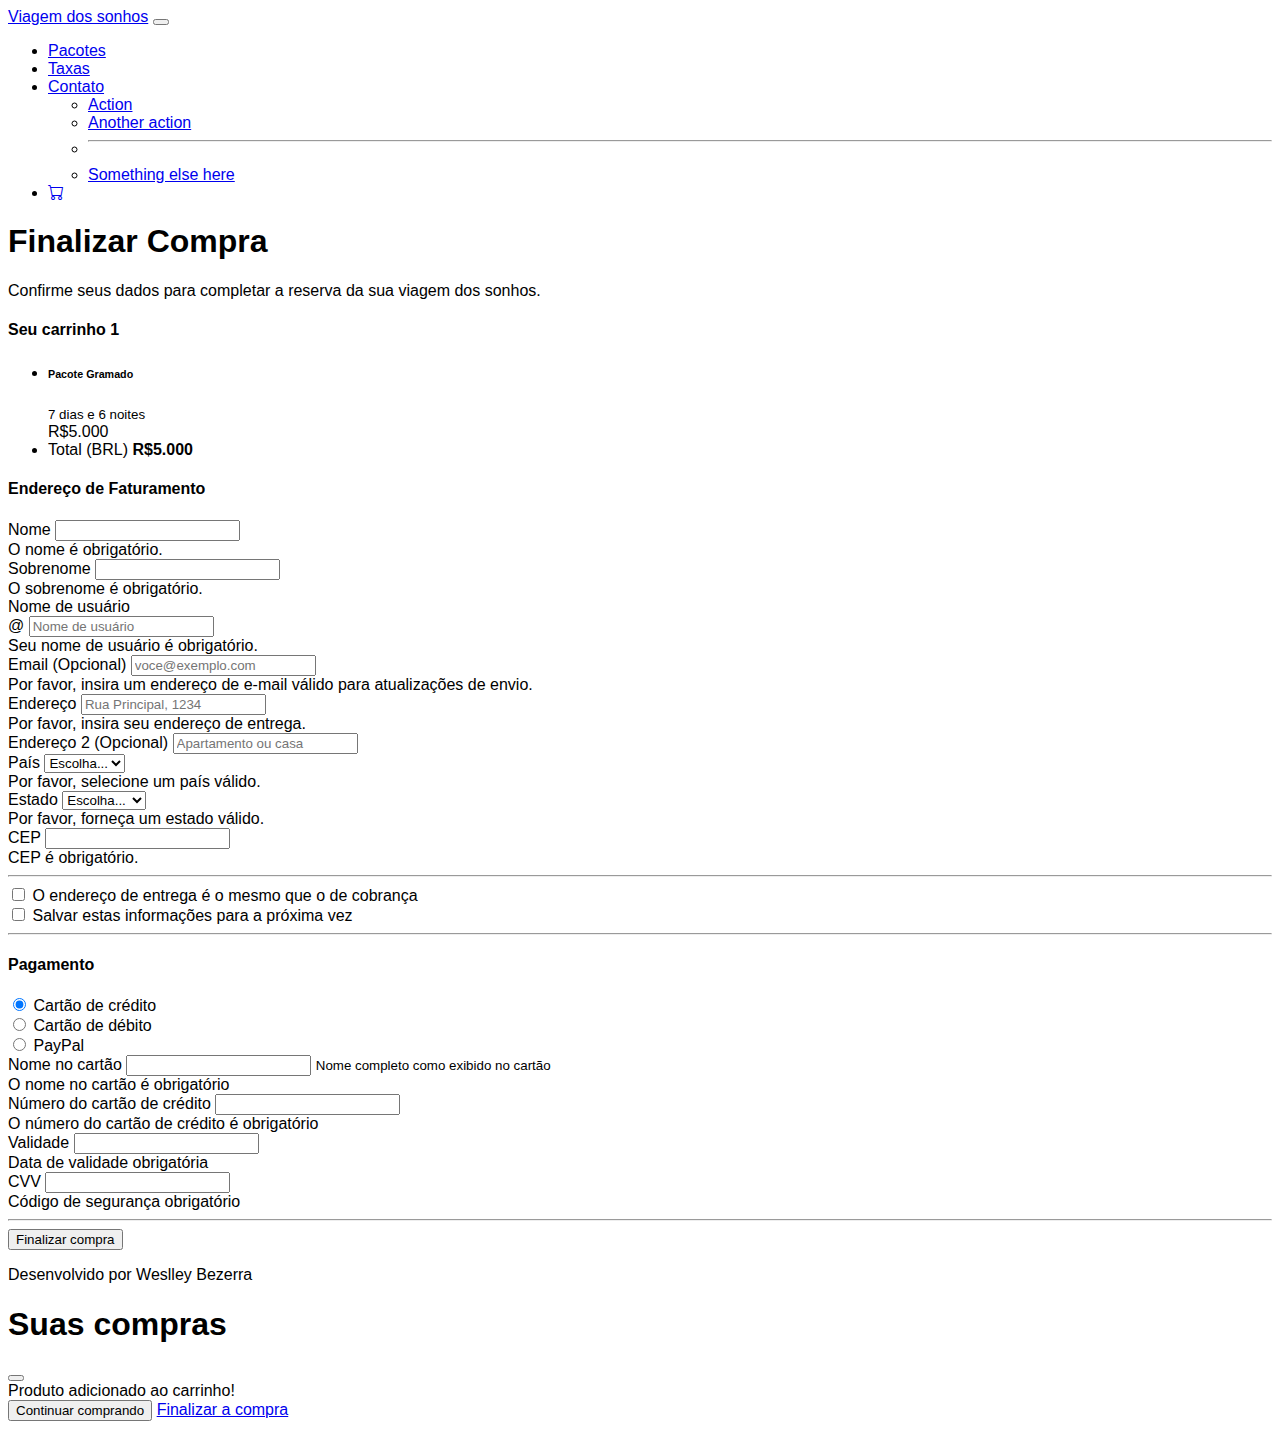
<file: DesenvolvimentoFrontEnd/site/checkout.html>
<!doctype html>
<html lang="pt-br">
  <head>
    <meta charset="UTF-8" />
    <meta name="viewport" content="width=device-width, initial-scale=1.0" />
    <link
      href="https://cdn.jsdelivr.net/npm/bootstrap@5.3.8/dist/css/bootstrap.min.css"
      rel="stylesheet"
      integrity="sha384-sRIl4kxILFvY47J16cr9ZwB07vP4J8+LH7qKQnuqkuIAvNWLzeN8tE5YBujZqJLB"
      crossorigin="anonymous"
    />
    <link rel="stylesheet" href="https://cdn.jsdelivr.net/npm/bootstrap-icons@1.13.1/font/bootstrap-icons.min.css">
    <link rel="stylesheet" href="style.css" />
    <title>Viagem dos sonhos</title>
  </head>
  <body>
    <header class="container-fluid p-2 bg-warning text-center">
      <nav class="navbar navbar-expand-lg bg-warning">
        <div class="container-fluid">
          <a class="navbar-brand" href="index.html">Viagem dos sonhos</a>
          <button
            class="navbar-toggler"
            type="button"
            data-bs-toggle="collapse"
            data-bs-target="#navbarSupportedContent"
            aria-controls="navbarSupportedContent"
            aria-expanded="false"
            aria-label="Toggle navigation"
          >
            <span class="navbar-toggler-icon"></span>
          </button>
          <div
            class="collapse navbar-collapse justify-content-end"
            id="navbarSupportedContent"
          >
            <ul class="navbar-nav">
              <li class="nav-item">
                <a class="nav-link active" aria-current="page" href="#"
                  >Pacotes</a
                >
              </li>
              <li class="nav-item">
                <a class="nav-link" href="#">Taxas</a>
              </li>
              <li class="nav-item dropdown">
                <a
                  class="nav-link dropdown-toggle"
                  href="#"
                  role="button"
                  data-bs-toggle="dropdown"
                  aria-expanded="false"
                >
                  Contato
                </a>
                <ul class="dropdown-menu">
                  <li><a class="dropdown-item" href="#">Action</a></li>
                  <li><a class="dropdown-item" href="#">Another action</a></li>
                  <li><hr class="dropdown-divider" /></li>
                  <li>
                    <a class="dropdown-item" href="#">Something else here</a>
                  </li>
                </ul>
              </li>
              <li class="nav-item">
                <a class="nav-link" href="#"><i class="bi bi-cart"></i></a>
            </li>
            </ul>
          </div>
        </div>
      </nav>
    </header>

    <main class="container">
      <div class="py-5 text-center">

        <h1 class="h2">Finalizar Compra</h1>
        <p class="lead">Confirme seus dados para completar a reserva da sua viagem dos sonhos.</p>
      </div>

      <div class="row g-5">
        <div class="col-md-5 col-lg-4 order-md-last">
          <h4 class="d-flex justify-content-between align-items-center mb-3">
            <span class="text-primary">Seu carrinho</span>
            <span class="badge bg-primary rounded-pill">1</span>
          </h4>
          <ul class="list-group mb-3">
            <li class="list-group-item d-flex justify-content-between lh-sm">
              <div>
                <h6 class="my-0">Pacote Gramado</h6>
                <small class="text-body-secondary">7 dias e 6 noites</small>
              </div>
              <span class="text-body-secondary">R$5.000</span>
            </li>
            <li class="list-group-item d-flex justify-content-between">
              <span>Total (BRL)</span>
              <strong>R$5.000</strong>
            </li>
          </ul>
        </div>

        <div class="col-md-7 col-lg-8">
          <h4 class="mb-3">Endereço de Faturamento</h4>
          <form class="needs-validation" novalidate>
            <div class="row g-3">
              <div class="col-sm-6">
                <label for="firstName" class="form-label">Nome</label>
                <input type="text" class="form-control" id="firstName" required>
                <div class="invalid-feedback">O nome é obrigatório.</div>
              </div>
              <div class="col-sm-6">
                <label for="lastName" class="form-label">Sobrenome</label>
                <input type="text" class="form-control" id="lastName" required>
                <div class="invalid-feedback">O sobrenome é obrigatório.</div>
              </div>
              <div class="col-12">
                <label for="username" class="form-label">Nome de usuário</label>
                <div class="input-group has-validation">
                  <span class="input-group-text">@</span>
                  <input type="text" class="form-control" id="username" placeholder="Nome de usuário" required>
                  <div class="invalid-feedback">
                    Seu nome de usuário é obrigatório.
                  </div>
                </div>
              </div>

              <div class="col-12">
                <label for="email" class="form-label">Email <span class="text-body-secondary">(Opcional)</span></label>
                <input type="email" class="form-control" id="email" placeholder="voce@exemplo.com">
                <div class="invalid-feedback">
                  Por favor, insira um endereço de e-mail válido para atualizações de envio.
                </div>
              </div>

              <div class="col-12">
                <label for="address" class="form-label">Endereço</label>
                <input type="text" class="form-control" id="address" placeholder="Rua Principal, 1234" required>
                <div class="invalid-feedback">
                  Por favor, insira seu endereço de entrega.
                </div>
              </div>

              <div class="col-12">
                <label for="address2" class="form-label">Endereço 2 <span class="text-body-secondary">(Opcional)</span></label>
                <input type="text" class="form-control" id="address2" placeholder="Apartamento ou casa">
              </div>

              <div class="col-md-5">
                <label for="country" class="form-label">País</label>
                <select class="form-select" id="country" required>
                  <option value="">Escolha...</option>
                  <option>Brasil</option>
                </select>
                <div class="invalid-feedback">
                  Por favor, selecione um país válido.
                </div>
              </div>

              <div class="col-md-4">
                <label for="state" class="form-label">Estado</label>
                <select class="form-select" id="state" required>
                  <option value="">Escolha...</option>
                  <option>São Paulo</option>
                </select>
                <div class="invalid-feedback">
                  Por favor, forneça um estado válido.
                </div>
              </div>

              <div class="col-md-3">
                <label for="zip" class="form-label">CEP</label>
                <input type="text" class="form-control" id="zip" placeholder="" required>
                <div class="invalid-feedback">
                  CEP é obrigatório.
                </div>
              </div>
            </div>

            <hr class="my-4">

            <div class="form-check">
              <input type="checkbox" class="form-check-input" id="same-address">
              <label class="form-check-label" for="same-address">O endereço de entrega é o mesmo que o de cobrança</label>
            </div>

            <div class="form-check">
              <input type="checkbox" class="form-check-input" id="save-info">
              <label class="form-check-label" for="save-info">Salvar estas informações para a próxima vez</label>
            </div>

            <hr class="my-4">

            <h4 class="mb-3">Pagamento</h4>

            <div class="my-3">
              <div class="form-check">
                <input id="credit" name="paymentMethod" type="radio" class="form-check-input" checked required>
                <label class="form-check-label" for="credit">Cartão de crédito</label>
              </div>
              <div class="form-check">
                <input id="debit" name="paymentMethod" type="radio" class="form-check-input" required>
                <label class="form-check-label" for="debit">Cartão de débito</label>
              </div>
              <div class="form-check">
                <input id="paypal" name="paymentMethod" type="radio" class="form-check-input" required>
                <label class="form-check-label" for="paypal">PayPal</label>
              </div>
            </div>

            <div class="row gy-3">
              <div class="col-md-6">
                <label for="cc-name" class="form-label">Nome no cartão</label>
                <input type="text" class="form-control" id="cc-name" placeholder="" required>
                <small class="text-body-secondary">Nome completo como exibido no cartão</small>
                <div class="invalid-feedback">
                  O nome no cartão é obrigatório
                </div>
              </div>
              <div class="col-md-6">
                <label for="cc-number" class="form-label">Número do cartão de crédito</label>
                <input type="text" class="form-control" id="cc-number" placeholder="" required>
                <div class="invalid-feedback">
                  O número do cartão de crédito é obrigatório
                </div>
              </div>
              <div class="col-md-3">
                <label for="cc-expiration" class="form-label">Validade</label>
                <input type="text" class="form-control" id="cc-expiration" placeholder="" required>
                <div class="invalid-feedback">
                  Data de validade obrigatória
                </div>
              </div>
              <div class="col-md-3">
                <label for="cc-cvv" class="form-label">CVV</label>
                <input type="text" class="form-control" id="cc-cvv" placeholder="" required>
                <div class="invalid-feedback">
                  Código de segurança obrigatório
                </div>
              </div>
            </div>

            <hr class="my-4">

            <button class="w-100 btn btn-primary btn-lg" type="submit">Finalizar compra</button>
          </form>
        </div>
      </div>
    </main>

    <footer class="container-fluid bg-warning p-2 text-center">
      <p>Desenvolvido por Weslley Bezerra</p>
    </footer>

    <div class="modal fade" id="exampleModal" tabindex="-1" aria-labelledby="exampleModalLabel" aria-hidden="true">
      <div class="modal-dialog">
        <div class="modal-content">
          <div class="modal-header">
            <h1 class="modal-title fs-5 text-center text-primary" id="exampleModalLabel">Suas compras</h1>
            <button type="button" class="btn-close" data-bs-dismiss="modal" aria-label="Close"></button>
          </div>
          <div class="modal-body">
            Produto adicionado ao carrinho!
          </div>
          <div class="modal-footer">
            <button type="button" class="btn btn-primary" data-bs-dismiss="modal">Continuar comprando</button>
            <a href="checkout.html" type="button" class="btn btn-success">Finalizar a compra</a>
          </div>
        </div>
      </div>
    </div>
  </body>
</html>
</file>
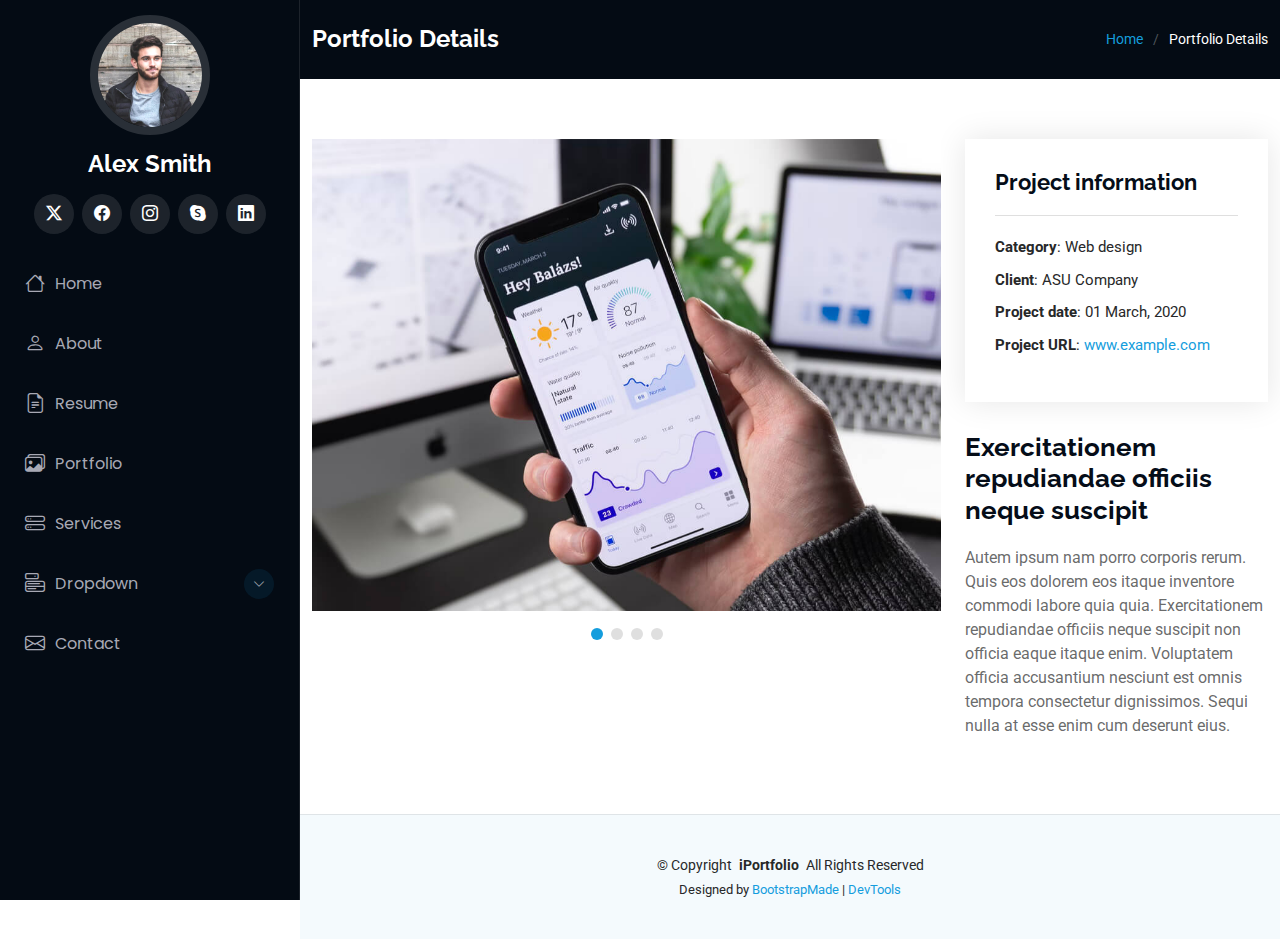
<file: DesenvolvimentoFrontEnd/iPortfolio/iPortfolio/portfolio-details.html>
<!DOCTYPE html>
<html lang="en">

<head>
  <meta charset="utf-8">
  <meta content="width=device-width, initial-scale=1.0" name="viewport">
  <title>Portfolio Details - iPortfolio Bootstrap Template</title>
  <meta content="" name="description">
  <meta content="" name="keywords">

  <!-- Favicons -->
  <link href="assets/img/favicon.png" rel="icon">
  <link href="assets/img/apple-touch-icon.png" rel="apple-touch-icon">

  <!-- Fonts -->
  <link href="https://fonts.googleapis.com" rel="preconnect">
  <link href="https://fonts.gstatic.com" rel="preconnect" crossorigin>
  <link href="https://fonts.googleapis.com/css2?family=Roboto:ital,wght@0,100;0,300;0,400;0,500;0,700;0,900;1,100;1,300;1,400;1,500;1,700;1,900&family=Poppins:ital,wght@0,100;0,200;0,300;0,400;0,500;0,600;0,700;0,800;0,900;1,100;1,200;1,300;1,400;1,500;1,600;1,700;1,800;1,900&family=Raleway:ital,wght@0,100;0,200;0,300;0,400;0,500;0,600;0,700;0,800;0,900;1,100;1,200;1,300;1,400;1,500;1,600;1,700;1,800;1,900&display=swap" rel="stylesheet">

  <!-- Vendor CSS Files -->
  <link href="assets/vendor/bootstrap/css/bootstrap.min.css" rel="stylesheet">
  <link href="assets/vendor/bootstrap-icons/bootstrap-icons.css" rel="stylesheet">
  <link href="assets/vendor/aos/aos.css" rel="stylesheet">
  <link href="assets/vendor/glightbox/css/glightbox.min.css" rel="stylesheet">
  <link href="assets/vendor/swiper/swiper-bundle.min.css" rel="stylesheet">

  <!-- Main CSS File -->
  <link href="assets/css/main.css" rel="stylesheet">

  <!-- =======================================================
  * Template Name: iPortfolio
  * Template URL: https://bootstrapmade.com/iportfolio-bootstrap-portfolio-websites-template/
  * Updated: Jun 29 2024 with Bootstrap v5.3.3
  * Author: BootstrapMade.com
  * License: https://bootstrapmade.com/license/
  ======================================================== -->
</head>

<body class="portfolio-details-page">

  <header id="header" class="header dark-background d-flex flex-column">
    <i class="header-toggle d-xl-none bi bi-list"></i>

    <div class="profile-img">
      <img src="assets/img/my-profile-img.jpg" alt="" class="img-fluid rounded-circle">
    </div>

    <a href="index.html" class="logo d-flex align-items-center justify-content-center">
      <!-- Uncomment the line below if you also wish to use an image logo -->
      <!-- <img src="assets/img/logo.png" alt=""> -->
      <h1 class="sitename">Alex Smith</h1>
    </a>

    <div class="social-links text-center">
      <a href="#" class="twitter"><i class="bi bi-twitter-x"></i></a>
      <a href="#" class="facebook"><i class="bi bi-facebook"></i></a>
      <a href="#" class="instagram"><i class="bi bi-instagram"></i></a>
      <a href="#" class="google-plus"><i class="bi bi-skype"></i></a>
      <a href="#" class="linkedin"><i class="bi bi-linkedin"></i></a>
    </div>

    <nav id="navmenu" class="navmenu">
      <ul>
        <li><a href="#hero"><i class="bi bi-house navicon"></i>Home</a></li>
        <li><a href="#about"><i class="bi bi-person navicon"></i> About</a></li>
        <li><a href="#resume"><i class="bi bi-file-earmark-text navicon"></i> Resume</a></li>
        <li><a href="#portfolio"><i class="bi bi-images navicon"></i> Portfolio</a></li>
        <li><a href="#services"><i class="bi bi-hdd-stack navicon"></i> Services</a></li>
        <li class="dropdown"><a href="#"><i class="bi bi-menu-button navicon"></i> <span>Dropdown</span> <i class="bi bi-chevron-down toggle-dropdown"></i></a>
          <ul>
            <li><a href="#">Dropdown 1</a></li>
            <li class="dropdown"><a href="#"><span>Deep Dropdown</span> <i class="bi bi-chevron-down toggle-dropdown"></i></a>
              <ul>
                <li><a href="#">Deep Dropdown 1</a></li>
                <li><a href="#">Deep Dropdown 2</a></li>
                <li><a href="#">Deep Dropdown 3</a></li>
                <li><a href="#">Deep Dropdown 4</a></li>
                <li><a href="#">Deep Dropdown 5</a></li>
              </ul>
            </li>
            <li><a href="#">Dropdown 2</a></li>
            <li><a href="#">Dropdown 3</a></li>
            <li><a href="#">Dropdown 4</a></li>
          </ul>
        </li>
        <li><a href="#contact"><i class="bi bi-envelope navicon"></i> Contact</a></li>
      </ul>
    </nav>

  </header>

  <main class="main">

    <!-- Page Title -->
    <div class="page-title dark-background">
      <div class="container d-lg-flex justify-content-between align-items-center">
        <h1 class="mb-2 mb-lg-0">Portfolio Details</h1>
        <nav class="breadcrumbs">
          <ol>
            <li><a href="index.html">Home</a></li>
            <li class="current">Portfolio Details</li>
          </ol>
        </nav>
      </div>
    </div><!-- End Page Title -->

    <!-- Portfolio Details Section -->
    <section id="portfolio-details" class="portfolio-details section">

      <div class="container" data-aos="fade-up" data-aos-delay="100">

        <div class="row gy-4">

          <div class="col-lg-8">
            <div class="portfolio-details-slider swiper init-swiper">

              <script type="application/json" class="swiper-config">
                {
                  "loop": true,
                  "speed": 600,
                  "autoplay": {
                    "delay": 5000
                  },
                  "slidesPerView": "auto",
                  "pagination": {
                    "el": ".swiper-pagination",
                    "type": "bullets",
                    "clickable": true
                  }
                }
              </script>

              <div class="swiper-wrapper align-items-center">

                <div class="swiper-slide">
                  <img src="assets/img/portfolio/app-1.jpg" alt="">
                </div>

                <div class="swiper-slide">
                  <img src="assets/img/portfolio/product-1.jpg" alt="">
                </div>

                <div class="swiper-slide">
                  <img src="assets/img/portfolio/branding-1.jpg" alt="">
                </div>

                <div class="swiper-slide">
                  <img src="assets/img/portfolio/books-1.jpg" alt="">
                </div>

              </div>
              <div class="swiper-pagination"></div>
            </div>
          </div>

          <div class="col-lg-4">
            <div class="portfolio-info" data-aos="fade-up" data-aos-delay="200">
              <h3>Project information</h3>
              <ul>
                <li><strong>Category</strong>: Web design</li>
                <li><strong>Client</strong>: ASU Company</li>
                <li><strong>Project date</strong>: 01 March, 2020</li>
                <li><strong>Project URL</strong>: <a href="#">www.example.com</a></li>
              </ul>
            </div>
            <div class="portfolio-description" data-aos="fade-up" data-aos-delay="300">
              <h2>Exercitationem repudiandae officiis neque suscipit</h2>
              <p>
                Autem ipsum nam porro corporis rerum. Quis eos dolorem eos itaque inventore commodi labore quia quia. Exercitationem repudiandae officiis neque suscipit non officia eaque itaque enim. Voluptatem officia accusantium nesciunt est omnis tempora consectetur dignissimos. Sequi nulla at esse enim cum deserunt eius.
              </p>
            </div>
          </div>

        </div>

      </div>

    </section><!-- /Portfolio Details Section -->

  </main>

  <footer id="footer" class="footer position-relative light-background">

    <div class="container">
      <div class="copyright text-center ">
        <p>© <span>Copyright</span> <strong class="px-1 sitename">iPortfolio</strong> <span>All Rights Reserved</span></p>
      </div>
      <div class="credits">
        <!-- All the links in the footer should remain intact. -->
        <!-- You can delete the links only if you've purchased the pro version. -->
        <!-- Licensing information: https://bootstrapmade.com/license/ -->
        <!-- Purchase the pro version with working PHP/AJAX contact form: [buy-url] -->
        Designed by <a href="https://bootstrapmade.com/">BootstrapMade</a> | <a href="https://bootstrapmade.com/tools/">DevTools</a>
      </div>
    </div>

  </footer>

  <!-- Scroll Top -->
  <a href="#" id="scroll-top" class="scroll-top d-flex align-items-center justify-content-center"><i class="bi bi-arrow-up-short"></i></a>

  <!-- Preloader -->
  <div id="preloader"></div>

  <!-- Vendor JS Files -->
  <script src="assets/vendor/bootstrap/js/bootstrap.bundle.min.js"></script>
  <script src="assets/vendor/php-email-form/validate.js"></script>
  <script src="assets/vendor/aos/aos.js"></script>
  <script src="assets/vendor/typed.js/typed.umd.js"></script>
  <script src="assets/vendor/purecounter/purecounter_vanilla.js"></script>
  <script src="assets/vendor/waypoints/noframework.waypoints.js"></script>
  <script src="assets/vendor/glightbox/js/glightbox.min.js"></script>
  <script src="assets/vendor/imagesloaded/imagesloaded.pkgd.min.js"></script>
  <script src="assets/vendor/isotope-layout/isotope.pkgd.min.js"></script>
  <script src="assets/vendor/swiper/swiper-bundle.min.js"></script>

  <!-- Main JS File -->
  <script src="assets/js/main.js"></script>

</body>

</html>
</file>
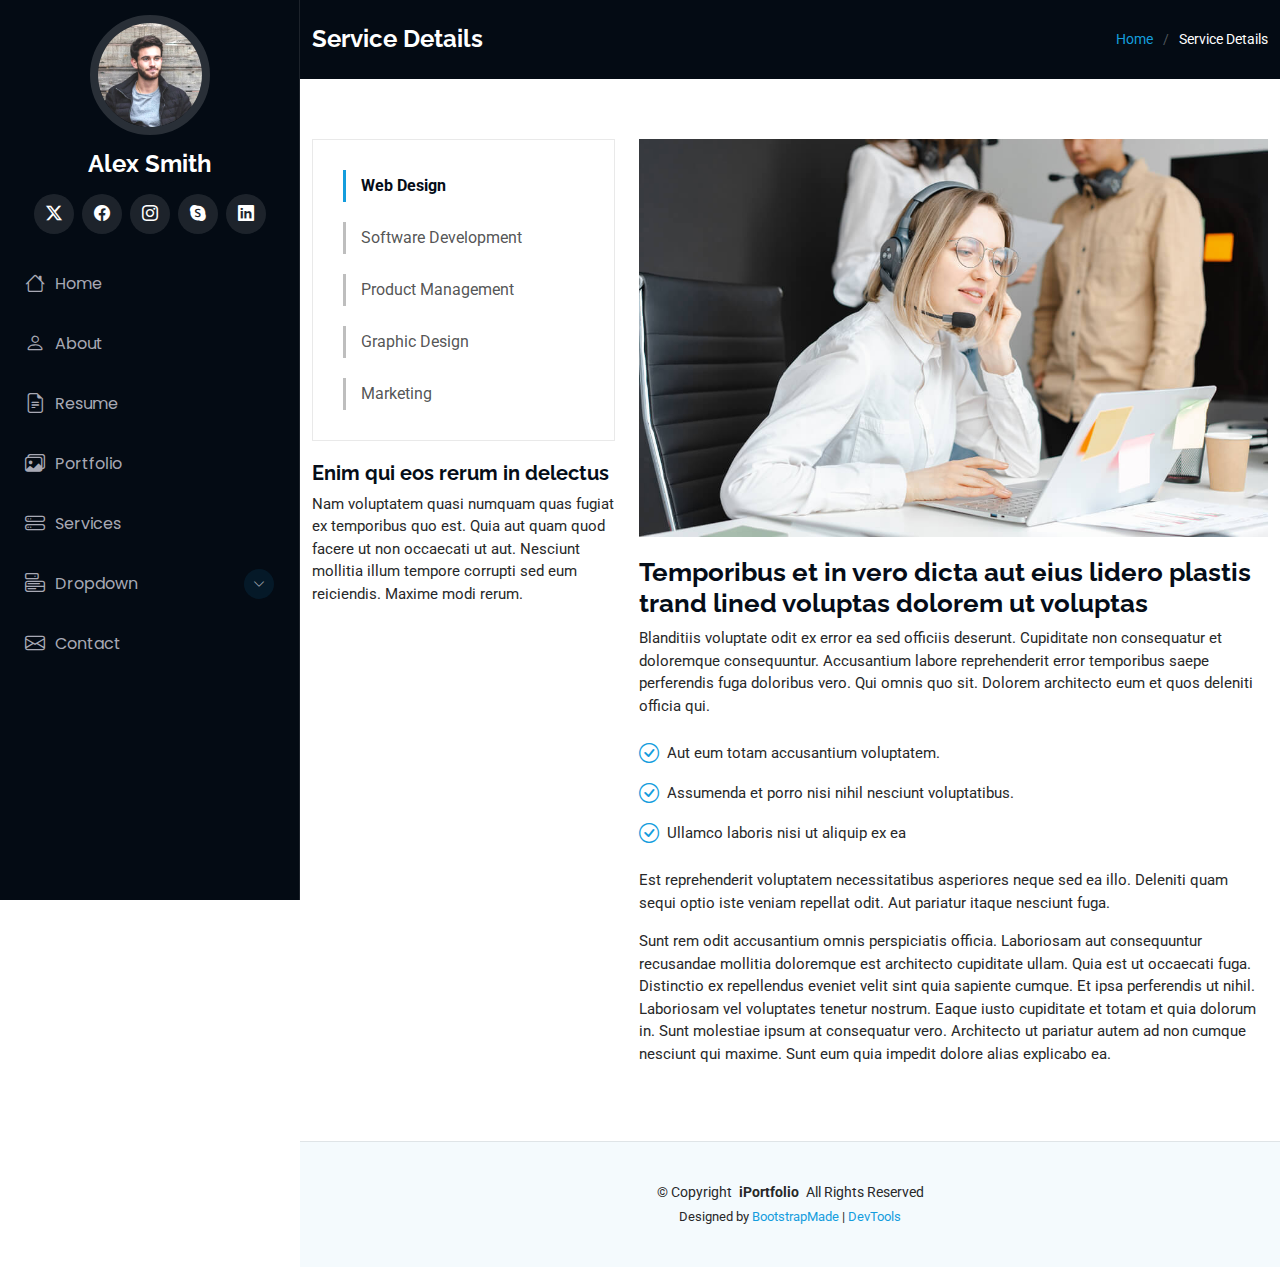
<file: DesenvolvimentoFrontEnd/iPortfolio/iPortfolio/service-details.html>
<!DOCTYPE html>
<html lang="en">

<head>
  <meta charset="utf-8">
  <meta content="width=device-width, initial-scale=1.0" name="viewport">
  <title>Service Details - iPortfolio Bootstrap Template</title>
  <meta content="" name="description">
  <meta content="" name="keywords">

  <!-- Favicons -->
  <link href="assets/img/favicon.png" rel="icon">
  <link href="assets/img/apple-touch-icon.png" rel="apple-touch-icon">

  <!-- Fonts -->
  <link href="https://fonts.googleapis.com" rel="preconnect">
  <link href="https://fonts.gstatic.com" rel="preconnect" crossorigin>
  <link href="https://fonts.googleapis.com/css2?family=Roboto:ital,wght@0,100;0,300;0,400;0,500;0,700;0,900;1,100;1,300;1,400;1,500;1,700;1,900&family=Poppins:ital,wght@0,100;0,200;0,300;0,400;0,500;0,600;0,700;0,800;0,900;1,100;1,200;1,300;1,400;1,500;1,600;1,700;1,800;1,900&family=Raleway:ital,wght@0,100;0,200;0,300;0,400;0,500;0,600;0,700;0,800;0,900;1,100;1,200;1,300;1,400;1,500;1,600;1,700;1,800;1,900&display=swap" rel="stylesheet">

  <!-- Vendor CSS Files -->
  <link href="assets/vendor/bootstrap/css/bootstrap.min.css" rel="stylesheet">
  <link href="assets/vendor/bootstrap-icons/bootstrap-icons.css" rel="stylesheet">
  <link href="assets/vendor/aos/aos.css" rel="stylesheet">
  <link href="assets/vendor/glightbox/css/glightbox.min.css" rel="stylesheet">
  <link href="assets/vendor/swiper/swiper-bundle.min.css" rel="stylesheet">

  <!-- Main CSS File -->
  <link href="assets/css/main.css" rel="stylesheet">

  <!-- =======================================================
  * Template Name: iPortfolio
  * Template URL: https://bootstrapmade.com/iportfolio-bootstrap-portfolio-websites-template/
  * Updated: Jun 29 2024 with Bootstrap v5.3.3
  * Author: BootstrapMade.com
  * License: https://bootstrapmade.com/license/
  ======================================================== -->
</head>

<body class="service-details-page">

  <header id="header" class="header dark-background d-flex flex-column">
    <i class="header-toggle d-xl-none bi bi-list"></i>

    <div class="profile-img">
      <img src="assets/img/my-profile-img.jpg" alt="" class="img-fluid rounded-circle">
    </div>

    <a href="index.html" class="logo d-flex align-items-center justify-content-center">
      <!-- Uncomment the line below if you also wish to use an image logo -->
      <!-- <img src="assets/img/logo.png" alt=""> -->
      <h1 class="sitename">Alex Smith</h1>
    </a>

    <div class="social-links text-center">
      <a href="#" class="twitter"><i class="bi bi-twitter-x"></i></a>
      <a href="#" class="facebook"><i class="bi bi-facebook"></i></a>
      <a href="#" class="instagram"><i class="bi bi-instagram"></i></a>
      <a href="#" class="google-plus"><i class="bi bi-skype"></i></a>
      <a href="#" class="linkedin"><i class="bi bi-linkedin"></i></a>
    </div>

    <nav id="navmenu" class="navmenu">
      <ul>
        <li><a href="#hero"><i class="bi bi-house navicon"></i>Home</a></li>
        <li><a href="#about"><i class="bi bi-person navicon"></i> About</a></li>
        <li><a href="#resume"><i class="bi bi-file-earmark-text navicon"></i> Resume</a></li>
        <li><a href="#portfolio"><i class="bi bi-images navicon"></i> Portfolio</a></li>
        <li><a href="#services"><i class="bi bi-hdd-stack navicon"></i> Services</a></li>
        <li class="dropdown"><a href="#"><i class="bi bi-menu-button navicon"></i> <span>Dropdown</span> <i class="bi bi-chevron-down toggle-dropdown"></i></a>
          <ul>
            <li><a href="#">Dropdown 1</a></li>
            <li class="dropdown"><a href="#"><span>Deep Dropdown</span> <i class="bi bi-chevron-down toggle-dropdown"></i></a>
              <ul>
                <li><a href="#">Deep Dropdown 1</a></li>
                <li><a href="#">Deep Dropdown 2</a></li>
                <li><a href="#">Deep Dropdown 3</a></li>
                <li><a href="#">Deep Dropdown 4</a></li>
                <li><a href="#">Deep Dropdown 5</a></li>
              </ul>
            </li>
            <li><a href="#">Dropdown 2</a></li>
            <li><a href="#">Dropdown 3</a></li>
            <li><a href="#">Dropdown 4</a></li>
          </ul>
        </li>
        <li><a href="#contact"><i class="bi bi-envelope navicon"></i> Contact</a></li>
      </ul>
    </nav>

  </header>

  <main class="main">

    <!-- Page Title -->
    <div class="page-title dark-background">
      <div class="container d-lg-flex justify-content-between align-items-center">
        <h1 class="mb-2 mb-lg-0">Service Details</h1>
        <nav class="breadcrumbs">
          <ol>
            <li><a href="index.html">Home</a></li>
            <li class="current">Service Details</li>
          </ol>
        </nav>
      </div>
    </div><!-- End Page Title -->

    <!-- Service Details Section -->
    <section id="service-details" class="service-details section">

      <div class="container">

        <div class="row gy-4">

          <div class="col-lg-4" data-aos="fade-up" data-aos-delay="100">
            <div class="services-list">
              <a href="#" class="active">Web Design</a>
              <a href="#">Software Development</a>
              <a href="#">Product Management</a>
              <a href="#">Graphic Design</a>
              <a href="#">Marketing</a>
            </div>

            <h4>Enim qui eos rerum in delectus</h4>
            <p>Nam voluptatem quasi numquam quas fugiat ex temporibus quo est. Quia aut quam quod facere ut non occaecati ut aut. Nesciunt mollitia illum tempore corrupti sed eum reiciendis. Maxime modi rerum.</p>
          </div>

          <div class="col-lg-8" data-aos="fade-up" data-aos-delay="200">
            <img src="assets/img/services.jpg" alt="" class="img-fluid services-img">
            <h3>Temporibus et in vero dicta aut eius lidero plastis trand lined voluptas dolorem ut voluptas</h3>
            <p>
              Blanditiis voluptate odit ex error ea sed officiis deserunt. Cupiditate non consequatur et doloremque consequuntur. Accusantium labore reprehenderit error temporibus saepe perferendis fuga doloribus vero. Qui omnis quo sit. Dolorem architecto eum et quos deleniti officia qui.
            </p>
            <ul>
              <li><i class="bi bi-check-circle"></i> <span>Aut eum totam accusantium voluptatem.</span></li>
              <li><i class="bi bi-check-circle"></i> <span>Assumenda et porro nisi nihil nesciunt voluptatibus.</span></li>
              <li><i class="bi bi-check-circle"></i> <span>Ullamco laboris nisi ut aliquip ex ea</span></li>
            </ul>
            <p>
              Est reprehenderit voluptatem necessitatibus asperiores neque sed ea illo. Deleniti quam sequi optio iste veniam repellat odit. Aut pariatur itaque nesciunt fuga.
            </p>
            <p>
              Sunt rem odit accusantium omnis perspiciatis officia. Laboriosam aut consequuntur recusandae mollitia doloremque est architecto cupiditate ullam. Quia est ut occaecati fuga. Distinctio ex repellendus eveniet velit sint quia sapiente cumque. Et ipsa perferendis ut nihil. Laboriosam vel voluptates tenetur nostrum. Eaque iusto cupiditate et totam et quia dolorum in. Sunt molestiae ipsum at consequatur vero. Architecto ut pariatur autem ad non cumque nesciunt qui maxime. Sunt eum quia impedit dolore alias explicabo ea.
            </p>
          </div>

        </div>

      </div>

    </section><!-- /Service Details Section -->

  </main>

  <footer id="footer" class="footer position-relative light-background">

    <div class="container">
      <div class="copyright text-center ">
        <p>© <span>Copyright</span> <strong class="px-1 sitename">iPortfolio</strong> <span>All Rights Reserved</span></p>
      </div>
      <div class="credits">
        <!-- All the links in the footer should remain intact. -->
        <!-- You can delete the links only if you've purchased the pro version. -->
        <!-- Licensing information: https://bootstrapmade.com/license/ -->
        <!-- Purchase the pro version with working PHP/AJAX contact form: [buy-url] -->
        Designed by <a href="https://bootstrapmade.com/">BootstrapMade</a> | <a href="https://bootstrapmade.com/tools/">DevTools</a>
      </div>
    </div>

  </footer>

  <!-- Scroll Top -->
  <a href="#" id="scroll-top" class="scroll-top d-flex align-items-center justify-content-center"><i class="bi bi-arrow-up-short"></i></a>

  <!-- Preloader -->
  <div id="preloader"></div>

  <!-- Vendor JS Files -->
  <script src="assets/vendor/bootstrap/js/bootstrap.bundle.min.js"></script>
  <script src="assets/vendor/php-email-form/validate.js"></script>
  <script src="assets/vendor/aos/aos.js"></script>
  <script src="assets/vendor/typed.js/typed.umd.js"></script>
  <script src="assets/vendor/purecounter/purecounter_vanilla.js"></script>
  <script src="assets/vendor/waypoints/noframework.waypoints.js"></script>
  <script src="assets/vendor/glightbox/js/glightbox.min.js"></script>
  <script src="assets/vendor/imagesloaded/imagesloaded.pkgd.min.js"></script>
  <script src="assets/vendor/isotope-layout/isotope.pkgd.min.js"></script>
  <script src="assets/vendor/swiper/swiper-bundle.min.js"></script>

  <!-- Main JS File -->
  <script src="assets/js/main.js"></script>

</body>

</html>
</file>
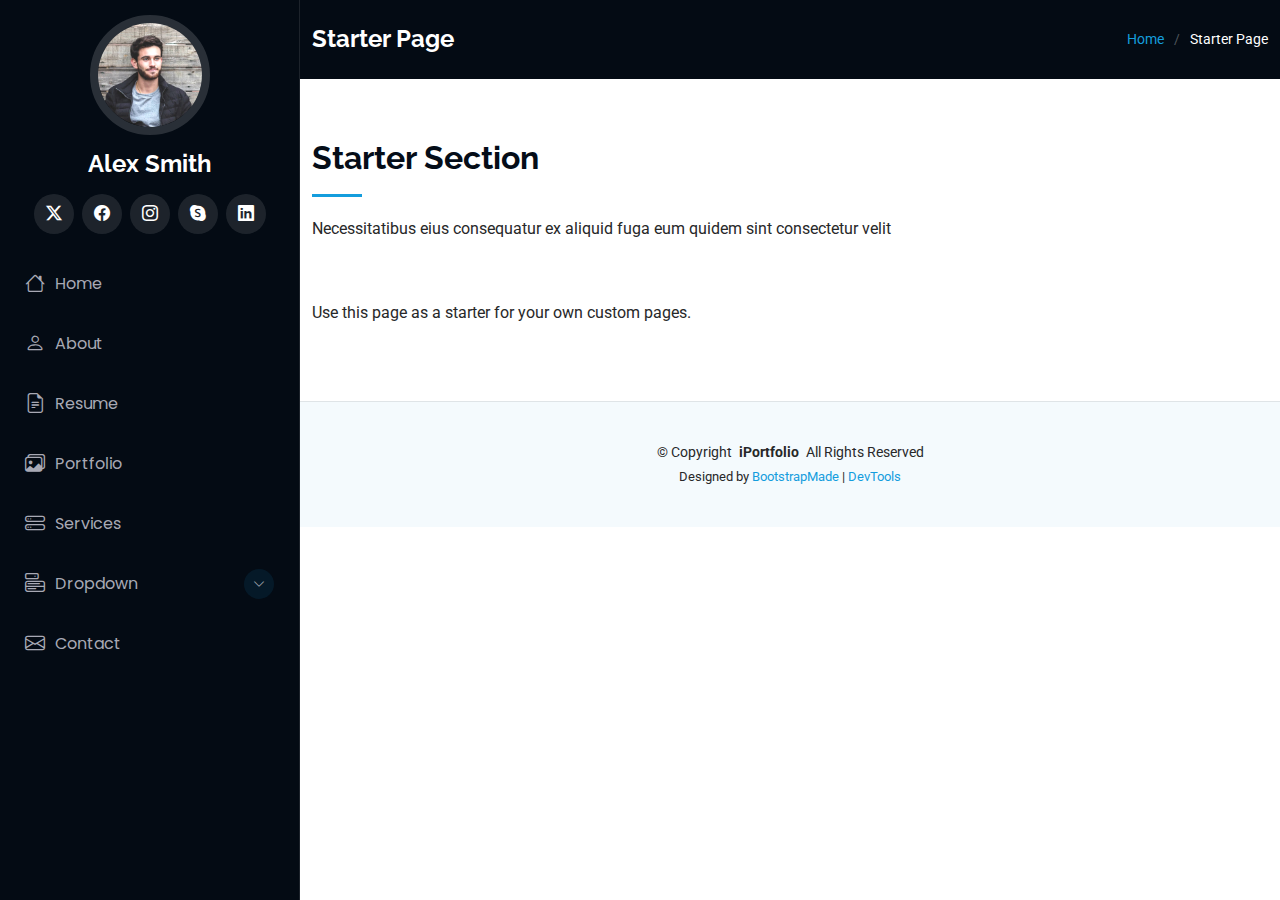
<file: DesenvolvimentoFrontEnd/iPortfolio/iPortfolio/starter-page.html>
<!DOCTYPE html>
<html lang="en">

<head>
  <meta charset="utf-8">
  <meta content="width=device-width, initial-scale=1.0" name="viewport">
  <title>Starter Page - iPortfolio Bootstrap Template</title>
  <meta content="" name="description">
  <meta content="" name="keywords">

  <!-- Favicons -->
  <link href="assets/img/favicon.png" rel="icon">
  <link href="assets/img/apple-touch-icon.png" rel="apple-touch-icon">

  <!-- Fonts -->
  <link href="https://fonts.googleapis.com" rel="preconnect">
  <link href="https://fonts.gstatic.com" rel="preconnect" crossorigin>
  <link href="https://fonts.googleapis.com/css2?family=Roboto:ital,wght@0,100;0,300;0,400;0,500;0,700;0,900;1,100;1,300;1,400;1,500;1,700;1,900&family=Poppins:ital,wght@0,100;0,200;0,300;0,400;0,500;0,600;0,700;0,800;0,900;1,100;1,200;1,300;1,400;1,500;1,600;1,700;1,800;1,900&family=Raleway:ital,wght@0,100;0,200;0,300;0,400;0,500;0,600;0,700;0,800;0,900;1,100;1,200;1,300;1,400;1,500;1,600;1,700;1,800;1,900&display=swap" rel="stylesheet">

  <!-- Vendor CSS Files -->
  <link href="assets/vendor/bootstrap/css/bootstrap.min.css" rel="stylesheet">
  <link href="assets/vendor/bootstrap-icons/bootstrap-icons.css" rel="stylesheet">
  <link href="assets/vendor/aos/aos.css" rel="stylesheet">
  <link href="assets/vendor/glightbox/css/glightbox.min.css" rel="stylesheet">
  <link href="assets/vendor/swiper/swiper-bundle.min.css" rel="stylesheet">

  <!-- Main CSS File -->
  <link href="assets/css/main.css" rel="stylesheet">

  <!-- =======================================================
  * Template Name: iPortfolio
  * Template URL: https://bootstrapmade.com/iportfolio-bootstrap-portfolio-websites-template/
  * Updated: Jun 29 2024 with Bootstrap v5.3.3
  * Author: BootstrapMade.com
  * License: https://bootstrapmade.com/license/
  ======================================================== -->
</head>

<body class="starter-page-page">

  <header id="header" class="header dark-background d-flex flex-column">
    <i class="header-toggle d-xl-none bi bi-list"></i>

    <div class="profile-img">
      <img src="assets/img/my-profile-img.jpg" alt="" class="img-fluid rounded-circle">
    </div>

    <a href="index.html" class="logo d-flex align-items-center justify-content-center">
      <!-- Uncomment the line below if you also wish to use an image logo -->
      <!-- <img src="assets/img/logo.png" alt=""> -->
      <h1 class="sitename">Alex Smith</h1>
    </a>

    <div class="social-links text-center">
      <a href="#" class="twitter"><i class="bi bi-twitter-x"></i></a>
      <a href="#" class="facebook"><i class="bi bi-facebook"></i></a>
      <a href="#" class="instagram"><i class="bi bi-instagram"></i></a>
      <a href="#" class="google-plus"><i class="bi bi-skype"></i></a>
      <a href="#" class="linkedin"><i class="bi bi-linkedin"></i></a>
    </div>

    <nav id="navmenu" class="navmenu">
      <ul>
        <li><a href="#hero"><i class="bi bi-house navicon"></i>Home</a></li>
        <li><a href="#about"><i class="bi bi-person navicon"></i> About</a></li>
        <li><a href="#resume"><i class="bi bi-file-earmark-text navicon"></i> Resume</a></li>
        <li><a href="#portfolio"><i class="bi bi-images navicon"></i> Portfolio</a></li>
        <li><a href="#services"><i class="bi bi-hdd-stack navicon"></i> Services</a></li>
        <li class="dropdown"><a href="#"><i class="bi bi-menu-button navicon"></i> <span>Dropdown</span> <i class="bi bi-chevron-down toggle-dropdown"></i></a>
          <ul>
            <li><a href="#">Dropdown 1</a></li>
            <li class="dropdown"><a href="#"><span>Deep Dropdown</span> <i class="bi bi-chevron-down toggle-dropdown"></i></a>
              <ul>
                <li><a href="#">Deep Dropdown 1</a></li>
                <li><a href="#">Deep Dropdown 2</a></li>
                <li><a href="#">Deep Dropdown 3</a></li>
                <li><a href="#">Deep Dropdown 4</a></li>
                <li><a href="#">Deep Dropdown 5</a></li>
              </ul>
            </li>
            <li><a href="#">Dropdown 2</a></li>
            <li><a href="#">Dropdown 3</a></li>
            <li><a href="#">Dropdown 4</a></li>
          </ul>
        </li>
        <li><a href="#contact"><i class="bi bi-envelope navicon"></i> Contact</a></li>
      </ul>
    </nav>

  </header>

  <main class="main">

    <!-- Page Title -->
    <div class="page-title dark-background">
      <div class="container d-lg-flex justify-content-between align-items-center">
        <h1 class="mb-2 mb-lg-0">Starter Page</h1>
        <nav class="breadcrumbs">
          <ol>
            <li><a href="index.html">Home</a></li>
            <li class="current">Starter Page</li>
          </ol>
        </nav>
      </div>
    </div><!-- End Page Title -->

    <!-- Starter Section Section -->
    <section id="starter-section" class="starter-section section">

      <!-- Section Title -->
      <div class="container section-title" data-aos="fade-up">
        <h2>Starter Section</h2>
        <p>Necessitatibus eius consequatur ex aliquid fuga eum quidem sint consectetur velit</p>
      </div><!-- End Section Title -->

      <div class="container" data-aos="fade-up">
        <p>Use this page as a starter for your own custom pages.</p>
      </div>

    </section><!-- /Starter Section Section -->

  </main>

  <footer id="footer" class="footer position-relative light-background">

    <div class="container">
      <div class="copyright text-center ">
        <p>© <span>Copyright</span> <strong class="px-1 sitename">iPortfolio</strong> <span>All Rights Reserved</span></p>
      </div>
      <div class="credits">
        <!-- All the links in the footer should remain intact. -->
        <!-- You can delete the links only if you've purchased the pro version. -->
        <!-- Licensing information: https://bootstrapmade.com/license/ -->
        <!-- Purchase the pro version with working PHP/AJAX contact form: [buy-url] -->
        Designed by <a href="https://bootstrapmade.com/">BootstrapMade</a> | <a href="https://bootstrapmade.com/tools/">DevTools</a>
      </div>
    </div>

  </footer>

  <!-- Scroll Top -->
  <a href="#" id="scroll-top" class="scroll-top d-flex align-items-center justify-content-center"><i class="bi bi-arrow-up-short"></i></a>

  <!-- Preloader -->
  <div id="preloader"></div>

  <!-- Vendor JS Files -->
  <script src="assets/vendor/bootstrap/js/bootstrap.bundle.min.js"></script>
  <script src="assets/vendor/php-email-form/validate.js"></script>
  <script src="assets/vendor/aos/aos.js"></script>
  <script src="assets/vendor/typed.js/typed.umd.js"></script>
  <script src="assets/vendor/purecounter/purecounter_vanilla.js"></script>
  <script src="assets/vendor/waypoints/noframework.waypoints.js"></script>
  <script src="assets/vendor/glightbox/js/glightbox.min.js"></script>
  <script src="assets/vendor/imagesloaded/imagesloaded.pkgd.min.js"></script>
  <script src="assets/vendor/isotope-layout/isotope.pkgd.min.js"></script>
  <script src="assets/vendor/swiper/swiper-bundle.min.js"></script>

  <!-- Main JS File -->
  <script src="assets/js/main.js"></script>

</body>

</html>
</file>
<file: IntroduçãoDevWeb/style.css>
body {
    background-color: #0E1825;
    height: 100%;
    color: white;
}

img {
    border-radius: 5px;
}

.content {
    margin: 30px 0px;
}

button {
    padding: 15px 30px;
    border-radius: 5px;
    border: none;
    cursor: pointer;
}

.enter {
    background-color: cyan;
}

.exit {
    background-color: red;
}

section {
    position: absolute;
    left: 50%;
    transform: translate(-50%);
}



h1 {
    font-family: 'Times New Roman', Times, serif;
    font-size: 1.5em;
    margin-block-start: 0.83em;
    margin-block-end: 0.83em;
    display: block;
}

input {
    border-radius: 5px;
    border: none;
    padding: 15px 2px;
    margin-right: 10px;
}
</file>
<file: DesenvolvimentoFrontEnd/site/style.css>
* {
    font-family: Arial, Helvetica, sans-serif;
}
</file>
<file: DesenvolvimentoFrontEnd/iPortfolio/iPortfolio/assets/css/main.css>
/**
* Template Name: iPortfolio
* Template URL: https://bootstrapmade.com/iportfolio-bootstrap-portfolio-websites-template/
* Updated: Jun 29 2024 with Bootstrap v5.3.3
* Author: BootstrapMade.com
* License: https://bootstrapmade.com/license/
*/

/*--------------------------------------------------------------
# Font & Color Variables
# Help: https://bootstrapmade.com/color-system/
--------------------------------------------------------------*/
/* Fonts */
:root {
  --default-font: "Roboto",  system-ui, -apple-system, "Segoe UI", Roboto, "Helvetica Neue", Arial, "Noto Sans", "Liberation Sans", sans-serif, "Apple Color Emoji", "Segoe UI Emoji", "Segoe UI Symbol", "Noto Color Emoji";
  --heading-font: "Raleway",  sans-serif;
  --nav-font: "Poppins",  sans-serif;
}

/* Global Colors - The following color variables are used throughout the website. Updating them here will change the color scheme of the entire website */
:root { 
  --background-color: #ffffff; /* Background color for the entire website, including individual sections */
  --default-color: #272829; /* Default color used for the majority of the text content across the entire website */
  --heading-color: #050d18; /* Color for headings, subheadings and title throughout the website */
  --accent-color: #149ddd; /* Accent color that represents your brand on the website. It's used for buttons, links, and other elements that need to stand out */
  --surface-color: #ffffff; /* The surface color is used as a background of boxed elements within sections, such as cards, icon boxes, or other elements that require a visual separation from the global background. */
  --contrast-color: #ffffff; /* Contrast color for text, ensuring readability against backgrounds of accent, heading, or default colors. */
}

/* Nav Menu Colors - The following color variables are used specifically for the navigation menu. They are separate from the global colors to allow for more customization options */
:root {
  --nav-color: #a8a9b4;  /* The default color of the main navmenu links */
  --nav-hover-color: #ffffff; /* Applied to main navmenu links when they are hovered over or active */
  --nav-mobile-background-color: #040b14; /* Used as the background color for mobile navigation menu */
  --nav-dropdown-background-color: #040b14; /* Used as the background color for dropdown items that appear when hovering over primary navigation items */
  --nav-dropdown-color: #a8a9b4; /* Used for navigation links of the dropdown items in the navigation menu. */
  --nav-dropdown-hover-color: #ffffff; /* Similar to --nav-hover-color, this color is applied to dropdown navigation links when they are hovered over. */
}

/* Color Presets - These classes override global colors when applied to any section or element, providing reuse of the sam color scheme. */

.light-background {
  --background-color: #f4fafd;
  --surface-color: #ffffff;
}

.dark-background {
  --background-color: #040b14;
  --default-color: #ffffff;
  --heading-color: #ffffff;
  --surface-color: #151f2b;
  --contrast-color: #ffffff;
}

/* Smooth scroll */
:root {
  scroll-behavior: smooth;
}

/*--------------------------------------------------------------
# General Styling & Shared Classes
--------------------------------------------------------------*/
body {
  color: var(--default-color);
  background-color: var(--background-color);
  font-family: var(--default-font);
}

a {
  color: var(--accent-color);
  text-decoration: none;
  transition: 0.3s;
}

a:hover {
  color: color-mix(in srgb, var(--accent-color), transparent 25%);
  text-decoration: none;
}

h1,
h2,
h3,
h4,
h5,
h6 {
  color: var(--heading-color);
  font-family: var(--heading-font);
}

/* PHP Email Form Messages
------------------------------*/
.php-email-form .error-message {
  display: none;
  background: #df1529;
  color: #ffffff;
  text-align: left;
  padding: 15px;
  margin-bottom: 24px;
  font-weight: 600;
}

.php-email-form .sent-message {
  display: none;
  color: #ffffff;
  background: #059652;
  text-align: center;
  padding: 15px;
  margin-bottom: 24px;
  font-weight: 600;
}

.php-email-form .loading {
  display: none;
  background: var(--surface-color);
  text-align: center;
  padding: 15px;
  margin-bottom: 24px;
}

.php-email-form .loading:before {
  content: "";
  display: inline-block;
  border-radius: 50%;
  width: 24px;
  height: 24px;
  margin: 0 10px -6px 0;
  border: 3px solid var(--accent-color);
  border-top-color: var(--surface-color);
  animation: php-email-form-loading 1s linear infinite;
}

@keyframes php-email-form-loading {
  0% {
    transform: rotate(0deg);
  }

  100% {
    transform: rotate(360deg);
  }
}

/*--------------------------------------------------------------
# Global Header
--------------------------------------------------------------*/
.header {
  color: var(--default-color);
  background-color: var(--background-color);
  position: fixed;
  top: 0;
  left: 0;
  bottom: 0;
  padding: 0 15px;
  width: 300px;
  transition: all ease-in-out 0.3s;
  overflow-y: auto;
  z-index: 997;
  border-right: 1px solid color-mix(in srgb, var(--default-color), transparent 90%);
}

.header .profile-img img {
  margin: 15px auto;
  display: block;
  width: 120px;
  border: 8px solid color-mix(in srgb, var(--default-color), transparent 85%);
}

.header .logo {
  line-height: 1;
  margin-bottom: 15px;
}

.header .logo img {
  max-height: 32px;
  margin-right: 8px;
}

.header .logo h1 {
  font-size: 24px;
  margin: 0;
  font-weight: 700;
  color: var(--heading-color);
}

.header .social-links {
  margin: 0 0 20px 0;
}

.header .social-links a {
  font-size: 16px;
  display: inline-flex;
  align-items: center;
  justify-content: center;
  background: color-mix(in srgb, var(--default-color), transparent 90%);
  color: var(--default-color);
  margin: 0 2px;
  border-radius: 50%;
  text-align: center;
  width: 40px;
  height: 40px;
  transition: 0.3s;
}

.header .social-links a:hover {
  color: var(--contrast-color);
  background: var(--accent-color);
}

@media (min-width: 1200px) {

  .header~main,
  .header~#footer {
    margin-left: 300px;
  }
}

@media (max-width: 1199px) {
  .header {
    left: -100%;
  }
}

.header.header-show {
  left: 0;
}

.header .header-toggle {
  color: var(--contrast-color);
  background-color: var(--accent-color);
  font-size: 22px;
  display: flex;
  align-items: center;
  justify-content: center;
  width: 40px;
  height: 40px;
  border-radius: 50%;
  cursor: pointer;
  position: fixed;
  top: 15px;
  right: 15px;
  z-index: 9999;
  transition: background-color 0.3s;
}

.header .header-toggle:hover {
  color: var(--contrast-color);
  background-color: color-mix(in srgb, var(--accent-color) 90%, white 15%);
}

/*--------------------------------------------------------------
# Navigation Menu
--------------------------------------------------------------*/
.mobile-nav-toggle {
  display: none;
}

.navmenu {
  padding: 0;
  z-index: 9997;
}

.navmenu ul {
  list-style: none;
  padding: 0 0 20px 0;
  margin: 0;
}

.navmenu a,
.navmenu a:focus {
  color: var(--nav-color);
  padding: 15px 10px;
  font-family: var(--nav-font);
  font-size: 16px;
  font-weight: 400;
  display: flex;
  align-items: center;
  white-space: nowrap;
  transition: 0.3s;
  width: 100%;
}

.navmenu a .navicon,
.navmenu a:focus .navicon {
  font-size: 20px;
  margin-right: 10px;
}

.navmenu a .toggle-dropdown,
.navmenu a:focus .toggle-dropdown {
  font-size: 12px;
  line-height: 0;
  margin-left: auto;
  width: 30px;
  height: 30px;
  display: flex;
  align-items: center;
  justify-content: center;
  border-radius: 50%;
  transition: 0.3s;
  flex-shrink: 0;
  background-color: color-mix(in srgb, var(--accent-color), transparent 90%);
}

.navmenu a .toggle-dropdown:hover,
.navmenu a:focus .toggle-dropdown:hover {
  background-color: var(--accent-color);
  color: var(--contrast-color);
}

.navmenu a:hover,
.navmenu .active,
.navmenu .active:focus {
  color: var(--nav-hover-color);
}

.navmenu a:hover .navicon,
.navmenu .active .navicon,
.navmenu .active:focus .navicon {
  color: var(--accent-color);
}

.navmenu .active .toggle-dropdown,
.navmenu .active:focus .toggle-dropdown {
  background-color: var(--accent-color);
  color: var(--contrast-color);
  transform: rotate(180deg);
}

.navmenu .dropdown {
  display: block;
}

.navmenu .dropdown a,
.navmenu .dropdown a:focus {
  color: --nav-dropdown-color;
}

.navmenu .dropdown a:hover,
.navmenu .dropdown .active,
.navmenu .dropdown .active:focus {
  color: var(--nav-dropdown-hover-color);
}

.navmenu .dropdown ul {
  position: static;
  display: none;
  z-index: 99;
  padding: 5px 10px;
  margin: 5px 10px;
  background-color: var(--nav-dropdown-background-color);
  border: 1px solid color-mix(in srgb, var(--default-color), transparent 90%);
  box-shadow: none;
  transition: all 0.5s ease-in-out;
}

.navmenu .dropdown ul ul {
  background-color: rgba(33, 37, 41, 0.1);
}

.navmenu .dropdown>.dropdown-active {
  display: block;
  background-color: rgba(33, 37, 41, 0.03);
}

/*--------------------------------------------------------------
# Global Footer
--------------------------------------------------------------*/
.footer {
  color: var(--default-color);
  background-color: var(--background-color);
  font-size: 14px;
  padding: 40px 0;
  position: relative;
  border-top: 1px solid color-mix(in srgb, var(--default-color), transparent 90%);
}

.footer .copyright p {
  margin-bottom: 0;
}

.footer .credits {
  margin-top: 4px;
  font-size: 13px;
  text-align: center;
}

/*--------------------------------------------------------------
# Preloader
--------------------------------------------------------------*/
#preloader {
  position: fixed;
  inset: 0;
  z-index: 999999;
  overflow: hidden;
  background: var(--background-color);
  transition: all 0.6s ease-out;
}

#preloader:before {
  content: "";
  position: fixed;
  top: calc(50% - 30px);
  left: calc(50% - 30px);
  border: 6px solid #ffffff;
  border-color: var(--accent-color) transparent var(--accent-color) transparent;
  border-radius: 50%;
  width: 60px;
  height: 60px;
  animation: animate-preloader 1.5s linear infinite;
}

@keyframes animate-preloader {
  0% {
    transform: rotate(0deg);
  }

  100% {
    transform: rotate(360deg);
  }
}

/*--------------------------------------------------------------
# Scroll Top Button
--------------------------------------------------------------*/
.scroll-top {
  position: fixed;
  visibility: hidden;
  opacity: 0;
  right: 15px;
  bottom: -15px;
  z-index: 99999;
  background-color: var(--accent-color);
  width: 44px;
  height: 44px;
  border-radius: 50px;
  transition: all 0.4s;
}

.scroll-top i {
  font-size: 24px;
  color: var(--contrast-color);
  line-height: 0;
}

.scroll-top:hover {
  background-color: color-mix(in srgb, var(--accent-color), transparent 20%);
  color: var(--contrast-color);
}

.scroll-top.active {
  visibility: visible;
  opacity: 1;
  bottom: 15px;
}

/*--------------------------------------------------------------
# Disable aos animation delay on mobile devices
--------------------------------------------------------------*/
@media screen and (max-width: 768px) {
  [data-aos-delay] {
    transition-delay: 0 !important;
  }
}

/*--------------------------------------------------------------
# Global Page Titles & Breadcrumbs
--------------------------------------------------------------*/
.page-title {
  color: var(--default-color);
  background-color: var(--background-color);
  padding: 25px 0;
  position: relative;
}

.page-title h1 {
  font-size: 24px;
  font-weight: 700;
}

.page-title .breadcrumbs ol {
  display: flex;
  flex-wrap: wrap;
  list-style: none;
  padding: 0;
  margin: 0;
  font-size: 14px;
  font-weight: 400;
}

.page-title .breadcrumbs ol li+li {
  padding-left: 10px;
}

.page-title .breadcrumbs ol li+li::before {
  content: "/";
  display: inline-block;
  padding-right: 10px;
  color: color-mix(in srgb, var(--default-color), transparent 70%);
}

/*--------------------------------------------------------------
# Global Sections
--------------------------------------------------------------*/
section,
.section {
  color: var(--default-color);
  background-color: var(--background-color);
  padding: 60px 0;
  overflow: clip;
}

/*--------------------------------------------------------------
# Global Section Titles
--------------------------------------------------------------*/
.section-title {
  padding-bottom: 60px;
  position: relative;
}

.section-title h2 {
  font-size: 32px;
  font-weight: 700;
  margin-bottom: 20px;
  padding-bottom: 20px;
  position: relative;
}

.section-title h2:after {
  content: "";
  position: absolute;
  display: block;
  width: 50px;
  height: 3px;
  background: var(--accent-color);
  left: 0;
  bottom: 0;
}

.section-title p {
  margin-bottom: 0;
}

/*--------------------------------------------------------------
# Hero Section
--------------------------------------------------------------*/
.hero {
  width: 100%;
  min-height: 100vh;
  position: relative;
  padding: 80px 0;
  display: flex;
  align-items: center;
  justify-content: center;
}

.hero img {
  position: absolute;
  inset: 0;
  display: block;
  width: 100%;
  height: 100%;
  object-fit: cover;
  z-index: 1;
}

.hero:before {
  content: "";
  background: color-mix(in srgb, var(--background-color), transparent 70%);
  position: absolute;
  inset: 0;
  z-index: 2;
}

.hero .container {
  position: relative;
  z-index: 3;
}

.hero h2 {
  margin: 0;
  font-size: 64px;
  font-weight: 700;
}

.hero p {
  margin: 5px 0 0 0;
  font-size: 26px;
}

.hero p span {
  letter-spacing: 1px;
  border-bottom: 2px solid var(--accent-color);
}

.hero .social-links {
  margin-top: 25px;
}

.hero .social-links a {
  font-size: 24px;
  display: inline-block;
  color: color-mix(in srgb, var(--default-color), transparent 50%);
  line-height: 1;
  margin-right: 20px;
  transition: 0.3s;
}

.hero .social-links a:hover {
  color: var(--accent-color);
}

@media (max-width: 768px) {
  .hero h2 {
    font-size: 32px;
  }

  .hero p {
    font-size: 20px;
  }
}

/*--------------------------------------------------------------
# About Section
--------------------------------------------------------------*/
.about .content h2 {
  font-weight: 700;
  font-size: 24px;
}

.about .content ul {
  list-style: none;
  padding: 0;
}

.about .content ul li {
  margin-bottom: 20px;
  display: flex;
  align-items: center;
}

.about .content ul strong {
  margin-right: 10px;
}

.about .content ul i {
  font-size: 16px;
  margin-right: 5px;
  color: var(--accent-color);
  line-height: 0;
}

/*--------------------------------------------------------------
# Stats Section
--------------------------------------------------------------*/
.stats .stats-item {
  padding: 30px;
  width: 100%;
}

.stats .stats-item i {
  color: var(--accent-color);
  display: block;
  font-size: 44px;
  float: left;
  line-height: 0;
}

.stats .stats-item .purecounter {
  color: var(--heading-color);
  font-size: 48px;
  line-height: 40px;
  display: block;
  font-weight: 700;
  margin-left: 60px;
}

.stats .stats-item p {
  color: color-mix(in srgb, var(--default-color), transparent 40%);
  padding: 15px 0 0 0;
  margin: 0 0 0 60px;
  font-family: var(--heading-font);
  font-size: 14px;
}

/*--------------------------------------------------------------
# Skills Section
--------------------------------------------------------------*/
.skills .progress {
  height: 60px;
  display: block;
  background: none;
  border-radius: 0;
}

.skills .progress .skill {
  color: var(--heading-color);
  padding: 0;
  margin: 0 0 6px 0;
  text-transform: uppercase;
  display: block;
  font-weight: 600;
  font-family: var(--heading-font);
}

.skills .progress .skill .val {
  float: right;
  font-style: normal;
}

.skills .progress-bar-wrap {
  background: color-mix(in srgb, var(--default-color), transparent 90%);
  height: 10px;
}

.skills .progress-bar {
  width: 1px;
  height: 10px;
  transition: 0.9s;
  background-color: var(--accent-color);
}

/*--------------------------------------------------------------
# Resume Section
--------------------------------------------------------------*/
.resume .resume-title {
  color: var(--heading-color);
  font-size: 26px;
  font-weight: 700;
  margin-top: 20px;
  margin-bottom: 20px;
}

.resume .resume-item {
  padding: 0 0 20px 20px;
  margin-top: -2px;
  border-left: 2px solid var(--accent-color);
  position: relative;
}

.resume .resume-item h4 {
  line-height: 18px;
  font-size: 18px;
  font-weight: 600;
  text-transform: uppercase;
  color: color-mix(in srgb, var(--default-color), transparent 20%);
  margin-bottom: 10px;
}

.resume .resume-item h5 {
  font-size: 16px;
  padding: 5px 15px;
  display: inline-block;
  font-weight: 600;
  margin-bottom: 10px;
}

.resume .resume-item ul {
  padding-left: 20px;
}

.resume .resume-item ul li {
  padding-bottom: 10px;
}

.resume .resume-item:last-child {
  padding-bottom: 0;
}

.resume .resume-item::before {
  content: "";
  position: absolute;
  width: 16px;
  height: 16px;
  border-radius: 50px;
  left: -9px;
  top: 0;
  background: var(--background-color);
  border: 2px solid var(--accent-color);
}

/*--------------------------------------------------------------
# Portfolio Section
--------------------------------------------------------------*/
.portfolio .portfolio-filters {
  padding: 0;
  margin: 0 auto 20px auto;
  list-style: none;
  text-align: center;
}

.portfolio .portfolio-filters li {
  cursor: pointer;
  display: inline-block;
  padding: 0;
  font-size: 14px;
  font-weight: 400;
  margin: 0 10px;
  line-height: 1;
  text-transform: uppercase;
  margin-bottom: 10px;
  transition: all 0.3s ease-in-out;
}

.portfolio .portfolio-filters li:hover,
.portfolio .portfolio-filters li.filter-active {
  color: var(--accent-color);
}

.portfolio .portfolio-filters li:first-child {
  margin-left: 0;
}

.portfolio .portfolio-filters li:last-child {
  margin-right: 0;
}

@media (max-width: 575px) {
  .portfolio .portfolio-filters li {
    font-size: 14px;
    margin: 0 5px;
  }
}

.portfolio .portfolio-content {
  position: relative;
  overflow: hidden;
}

.portfolio .portfolio-content img {
  transition: 0.3s;
}

.portfolio .portfolio-content .portfolio-info {
  opacity: 0;
  position: absolute;
  inset: 0;
  z-index: 3;
  transition: all ease-in-out 0.3s;
  background: rgba(0, 0, 0, 0.6);
  padding: 15px;
}

.portfolio .portfolio-content .portfolio-info h4 {
  font-size: 14px;
  padding: 5px 10px;
  font-weight: 400;
  color: #ffffff;
  display: inline-block;
  background-color: var(--accent-color);
}

.portfolio .portfolio-content .portfolio-info p {
  position: absolute;
  bottom: 10px;
  text-align: center;
  display: inline-block;
  left: 0;
  right: 0;
  font-size: 16px;
  font-weight: 600;
  color: rgba(255, 255, 255, 0.8);
}

.portfolio .portfolio-content .portfolio-info .preview-link,
.portfolio .portfolio-content .portfolio-info .details-link {
  position: absolute;
  left: calc(50% - 40px);
  font-size: 26px;
  top: calc(50% - 14px);
  color: #fff;
  transition: 0.3s;
  line-height: 1.2;
}

.portfolio .portfolio-content .portfolio-info .preview-link:hover,
.portfolio .portfolio-content .portfolio-info .details-link:hover {
  color: var(--accent-color);
}

.portfolio .portfolio-content .portfolio-info .details-link {
  left: 50%;
  font-size: 34px;
  line-height: 0;
}

.portfolio .portfolio-content:hover .portfolio-info {
  opacity: 1;
}

.portfolio .portfolio-content:hover img {
  transform: scale(1.1);
}

/*--------------------------------------------------------------
# Services Section
--------------------------------------------------------------*/
.services .service-item {
  position: relative;
}

.services .service-item .icon {
  background: var(--accent-color);
  display: flex;
  align-items: center;
  justify-content: center;
  width: 54px;
  height: 54px;
  border-radius: 50%;
  transition: 0.5s;
  border: 1px solid var(--accent-color);
  margin-right: 20px;
}

.services .service-item .icon i {
  color: var(--contrast-color);
  font-size: 24px;
  line-height: 0;
}

.services .service-item:hover .icon {
  background: var(--surface-color);
}

.services .service-item:hover .icon i {
  color: var(--accent-color);
}

.services .service-item .title {
  font-weight: 700;
  margin-bottom: 15px;
  font-size: 18px;
}

.services .service-item .title a {
  color: var(--heading-color);
}

.services .service-item .title a:hover {
  color: var(--accent-color);
}

.services .service-item .description {
  line-height: 24px;
  font-size: 14px;
}

/*--------------------------------------------------------------
# Testimonials Section
--------------------------------------------------------------*/
.testimonials .testimonials-carousel,
.testimonials .testimonials-slider {
  overflow: hidden;
}

.testimonials .testimonial-item {
  box-sizing: content-box;
  text-align: center;
  min-height: 320px;
}

.testimonials .testimonial-item .testimonial-img {
  width: 90px;
  border-radius: 50%;
  margin: 0 auto;
}

.testimonials .testimonial-item h3 {
  font-size: 18px;
  font-weight: bold;
  margin: 10px 0 5px 0;
}

.testimonials .testimonial-item h4 {
  font-size: 14px;
  color: color-mix(in srgb, var(--default-color), transparent 20%);
  margin: 0;
}

.testimonials .testimonial-item .quote-icon-left,
.testimonials .testimonial-item .quote-icon-right {
  color: color-mix(in srgb, var(--accent-color), transparent 40%);
  font-size: 26px;
  line-height: 0;
}

.testimonials .testimonial-item .quote-icon-left {
  display: inline-block;
  left: -5px;
  position: relative;
}

.testimonials .testimonial-item .quote-icon-right {
  display: inline-block;
  right: -5px;
  position: relative;
  top: 10px;
  transform: scale(-1, -1);
}

.testimonials .testimonial-item p {
  font-style: italic;
  margin: 0 15px 15px 15px;
  padding: 20px;
  background-color: var(--surface-color);
  position: relative;
  margin-bottom: 35px;
  border-radius: 6px;
  box-shadow: 0px 2px 15px rgba(0, 0, 0, 0.1);
}

.testimonials .testimonial-item p::after {
  content: "";
  width: 0;
  height: 0;
  border-top: 20px solid var(--surface-color);
  border-right: 20px solid transparent;
  border-left: 20px solid transparent;
  position: absolute;
  bottom: -20px;
  left: calc(50% - 20px);
}

.testimonials .swiper-wrapper {
  height: auto;
}

.testimonials .swiper-pagination {
  margin-top: 40px;
  position: relative;
}

.testimonials .swiper-pagination .swiper-pagination-bullet {
  width: 12px;
  height: 12px;
  background-color: var(--background-color);
  opacity: 1;
  border: 1px solid var(--accent-color);
}

.testimonials .swiper-pagination .swiper-pagination-bullet-active {
  background-color: var(--accent-color);
}

/*--------------------------------------------------------------
# Contact Section
--------------------------------------------------------------*/
.contact .info-wrap {
  background-color: var(--surface-color);
  box-shadow: 0px 0px 20px rgba(0, 0, 0, 0.1);
  padding: 30px;
}

@media (max-width: 575px) {
  .contact .info-wrap {
    padding: 20px;
  }
}

.contact .info-item {
  margin-bottom: 40px;
}

.contact .info-item i {
  font-size: 20px;
  color: var(--accent-color);
  background: color-mix(in srgb, var(--accent-color), transparent 92%);
  width: 44px;
  height: 44px;
  display: flex;
  justify-content: center;
  align-items: center;
  border-radius: 50px;
  transition: all 0.3s ease-in-out;
  margin-right: 15px;
}

.contact .info-item h3 {
  padding: 0;
  font-size: 18px;
  font-weight: 700;
  margin-bottom: 5px;
}

.contact .info-item p {
  padding: 0;
  margin-bottom: 0;
  font-size: 14px;
}

.contact .info-item:hover i {
  background: var(--accent-color);
  color: var(--contrast-color);
}

.contact .php-email-form {
  background-color: var(--surface-color);
  height: 100%;
  padding: 30px;
  box-shadow: 0px 0px 20px rgba(0, 0, 0, 0.1);
}

@media (max-width: 575px) {
  .contact .php-email-form {
    padding: 20px;
  }
}

.contact .php-email-form input[type=text],
.contact .php-email-form input[type=email],
.contact .php-email-form textarea {
  font-size: 14px;
  padding: 10px 15px;
  box-shadow: none;
  border-radius: 0;
  color: var(--default-color);
  background-color: var(--surface-color);
  border-color: color-mix(in srgb, var(--default-color), transparent 80%);
}

.contact .php-email-form input[type=text]:focus,
.contact .php-email-form input[type=email]:focus,
.contact .php-email-form textarea:focus {
  border-color: var(--accent-color);
}

.contact .php-email-form input[type=text]::placeholder,
.contact .php-email-form input[type=email]::placeholder,
.contact .php-email-form textarea::placeholder {
  color: color-mix(in srgb, var(--default-color), transparent 70%);
}

.contact .php-email-form button[type=submit] {
  color: var(--contrast-color);
  background: var(--accent-color);
  border: 0;
  padding: 10px 30px;
  transition: 0.4s;
  border-radius: 50px;
}

.contact .php-email-form button[type=submit]:hover {
  background: color-mix(in srgb, var(--accent-color), transparent 25%);
}

/*--------------------------------------------------------------
# Portfolio Details Section
--------------------------------------------------------------*/
.portfolio-details .portfolio-details-slider img {
  width: 100%;
}

.portfolio-details .portfolio-details-slider .swiper-pagination {
  margin-top: 20px;
  position: relative;
}

.portfolio-details .portfolio-details-slider .swiper-pagination .swiper-pagination-bullet {
  width: 12px;
  height: 12px;
  background-color: color-mix(in srgb, var(--default-color), transparent 85%);
  opacity: 1;
}

.portfolio-details .portfolio-details-slider .swiper-pagination .swiper-pagination-bullet-active {
  background-color: var(--accent-color);
}

.portfolio-details .portfolio-info {
  padding: 30px;
  box-shadow: 0px 0 30px rgba(0, 0, 0, 0.1);
}

.portfolio-details .portfolio-info h3 {
  font-size: 22px;
  font-weight: 700;
  margin-bottom: 20px;
  padding-bottom: 20px;
  border-bottom: 1px solid color-mix(in srgb, var(--default-color), transparent 85%);
}

.portfolio-details .portfolio-info ul {
  list-style: none;
  padding: 0;
  font-size: 15px;
}

.portfolio-details .portfolio-info ul li+li {
  margin-top: 10px;
}

.portfolio-details .portfolio-description {
  padding-top: 30px;
}

.portfolio-details .portfolio-description h2 {
  font-size: 26px;
  font-weight: 700;
  margin-bottom: 20px;
}

.portfolio-details .portfolio-description p {
  padding: 0;
  color: color-mix(in srgb, var(--default-color), transparent 30%);
}

/*--------------------------------------------------------------
# Service Details Section
--------------------------------------------------------------*/
.service-details .services-list {
  padding: 10px 30px;
  border: 1px solid color-mix(in srgb, var(--default-color), transparent 90%);
  margin-bottom: 20px;
}

.service-details .services-list a {
  display: block;
  line-height: 1;
  padding: 8px 0 8px 15px;
  border-left: 3px solid color-mix(in srgb, var(--default-color), transparent 70%);
  margin: 20px 0;
  color: color-mix(in srgb, var(--default-color), transparent 20%);
  transition: 0.3s;
}

.service-details .services-list a.active {
  color: var(--heading-color);
  font-weight: 700;
  border-color: var(--accent-color);
}

.service-details .services-list a:hover {
  border-color: var(--accent-color);
}

.service-details .services-img {
  margin-bottom: 20px;
}

.service-details h3 {
  font-size: 26px;
  font-weight: 700;
}

.service-details h4 {
  font-size: 20px;
  font-weight: 700;
}

.service-details p {
  font-size: 15px;
}

.service-details ul {
  list-style: none;
  padding: 0;
  font-size: 15px;
}

.service-details ul li {
  padding: 5px 0;
  display: flex;
  align-items: center;
}

.service-details ul i {
  font-size: 20px;
  margin-right: 8px;
  color: var(--accent-color);
}

/*--------------------------------------------------------------
# Starter Section Section
--------------------------------------------------------------*/
.starter-section {
  /* Add your styles here */
}
</file>
